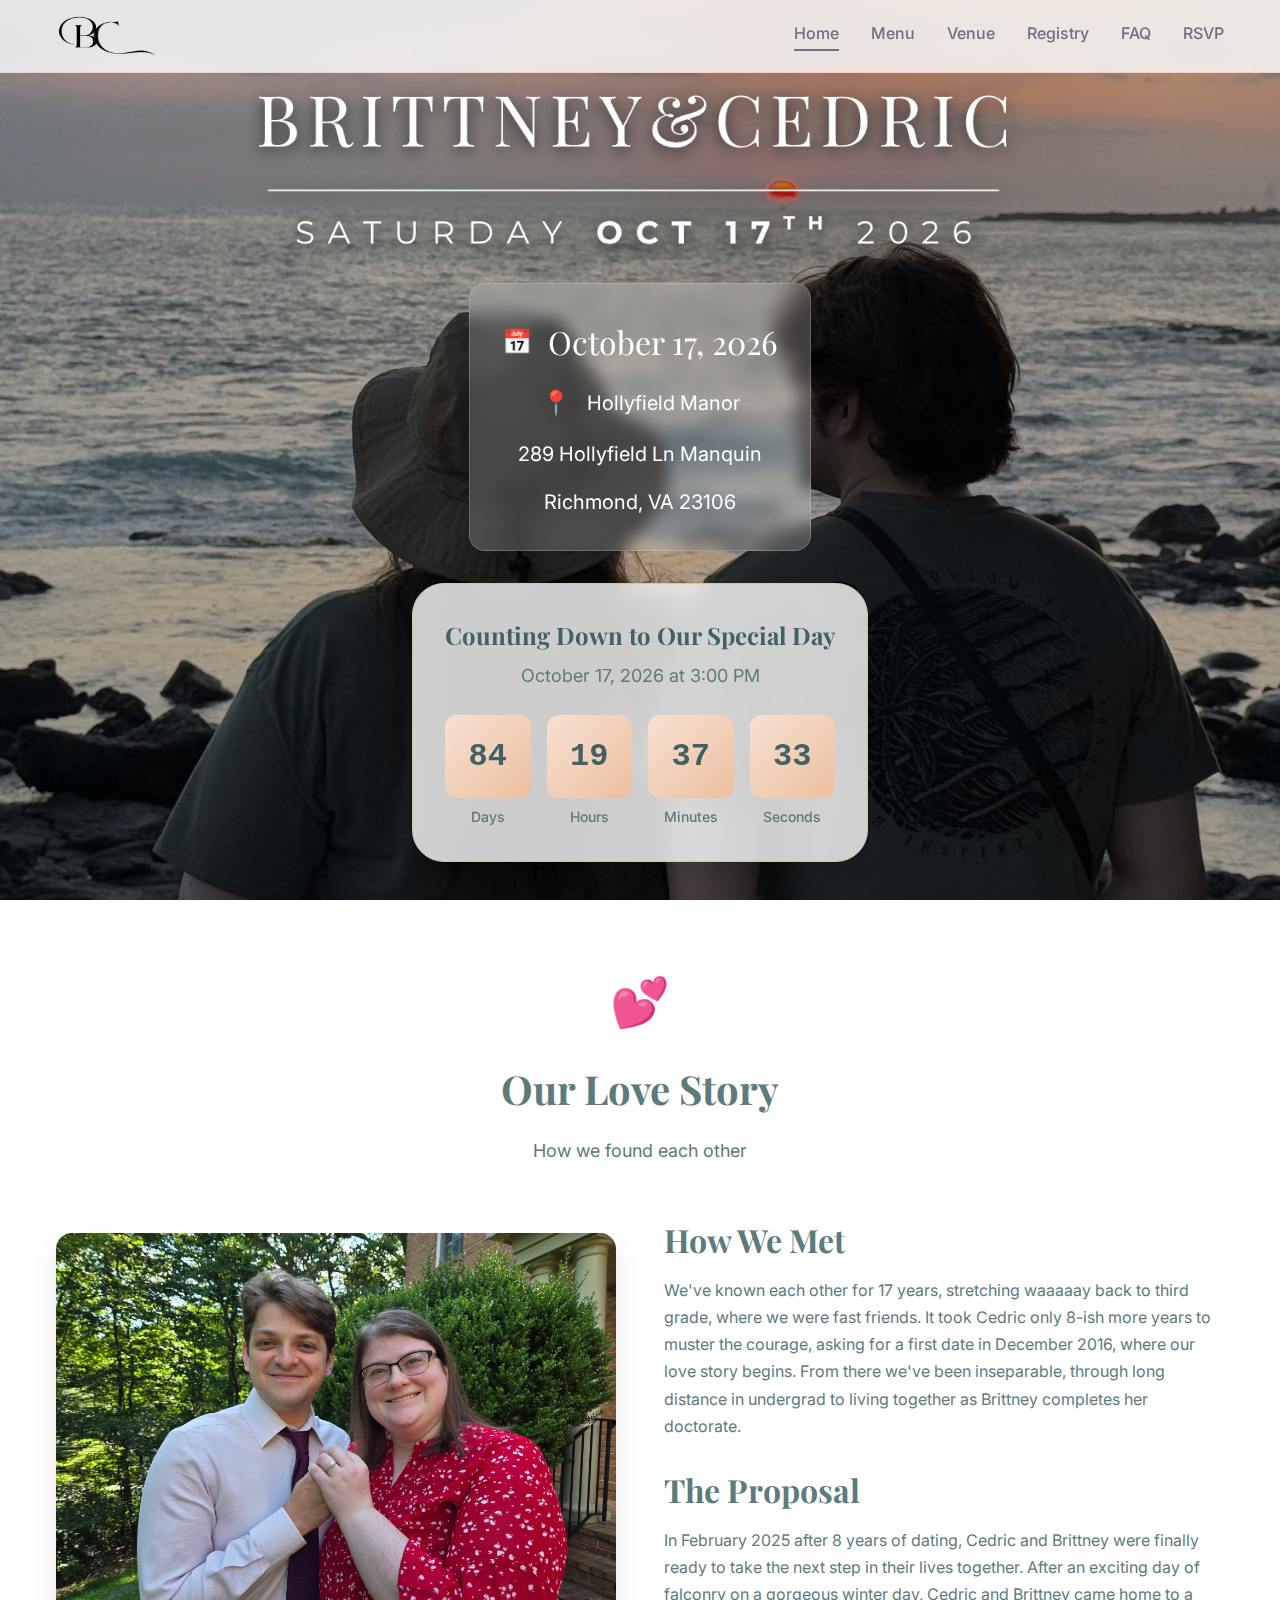
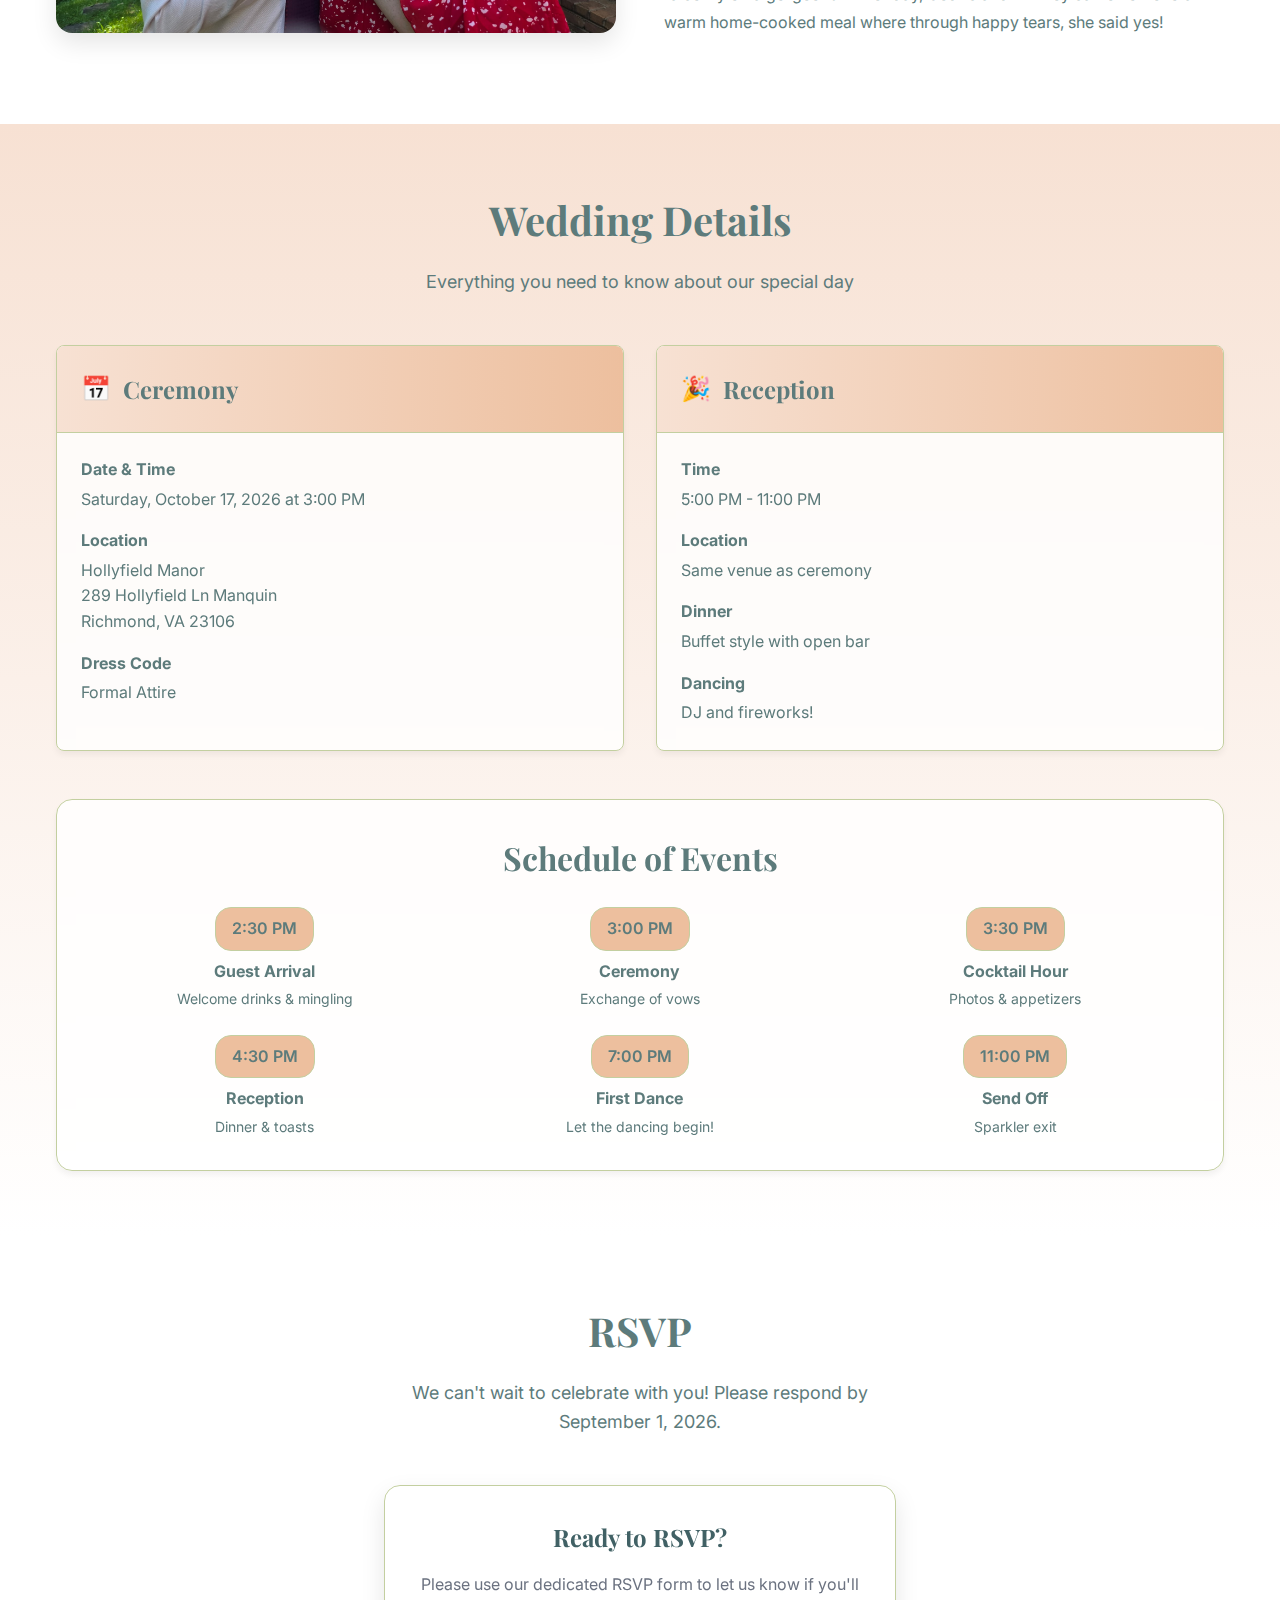
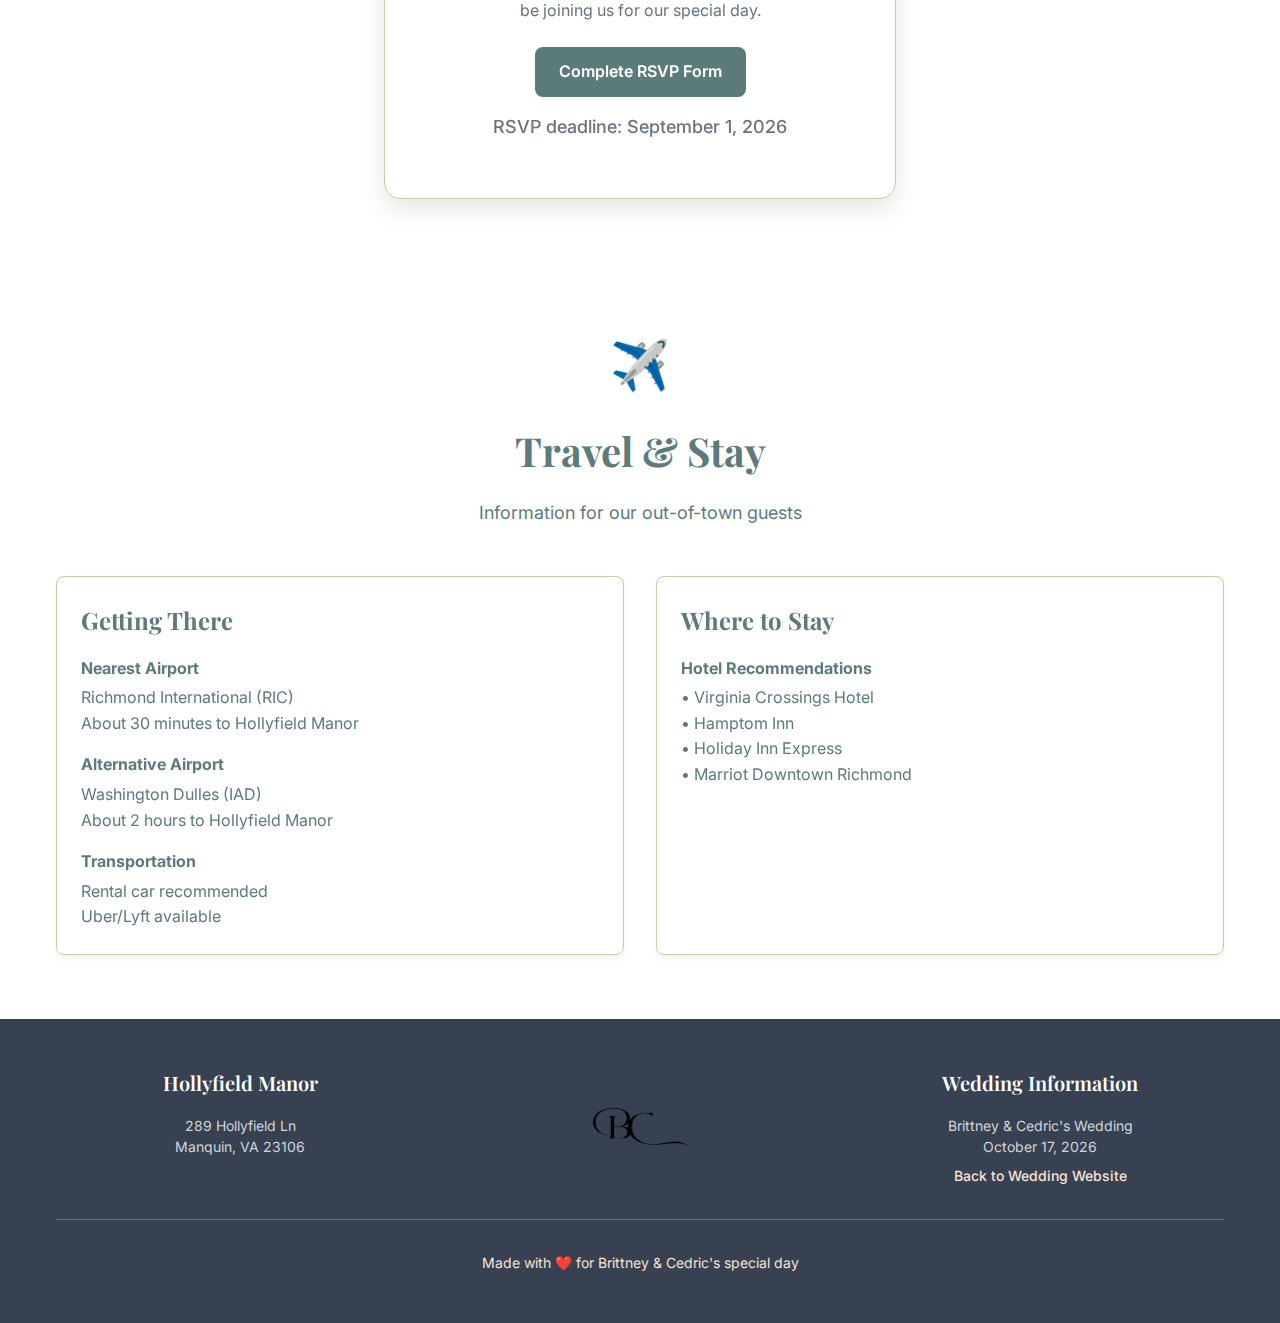
<file: wedding-website/index.html>
<!DOCTYPE html>
<html lang="en">
<head>
    <meta charset="UTF-8">
    <meta name="viewport" content="width=device-width, initial-scale=1.0">
    <title>Brittney & Cedric's Wedding - October 17, 2026</title>
    <link rel="stylesheet" href="styles.css">
    <link href="https://fonts.googleapis.com/css2?family=Inter:wght@300;400;500;600;700&family=Playfair+Display:wght@400;500;600;700&display=swap" rel="stylesheet">
</head>
<body>
    <!-- Navigation -->
    <nav class="navbar">
        <div class="nav-container">
            <div class="nav-brand">
                <a href="index.html">
                    <img src="public/images/BC-Logo.png" alt="Brittney & Cedric Wedding Logo" class="nav-logo" width="400", height="200">
                </a>
            </div>
            <div class="nav-menu">
                <a href="#home" class="nav-link active">Home</a>
                <a href="menu.html" class="nav-link">Menu</a>
                <a href="venue.html" class="nav-link">Venue</a>
                <a href="registry.html" class="nav-link">Registry</a>
                <a href="faq.html" class="nav-link">FAQ</a>
                <a href="rsvp.html" class="nav-link">RSVP</a>
            </div>
        </div>
    </nav>

    <!-- Hero Section -->
    <section id="home" class="hero">
        <div class="hero-container">
            <div class="hero-image">
                <img src="public/images/backs.jpg" alt="Romantic forest path representing Brittney and Cedric's journey together" />
                <div class="hero-overlay"></div>
                <div class="hero-content">
                    <div class="hero-title-image">
                        <img src="public/images/Brittney and Cedric Text Hi Res.png" alt="Brittney and Cedric elegant script typography" class="title-image">
                    </div>
                    
                    <div class="hero-info">
                        <div class="hero-date">
                            <span class="icon">📅</span>
                            <span class="date-text">October 17, 2026</span>
                        </div>
                        <div class="hero-location">
                            <span class="icon">📍</span>
                            <span class="location-text">Hollyfield Manor</span>
                        </div>
                        <div class="hero-address">
                            <span class="address-text">289 Hollyfield Ln Manquin</span>
                        </div>
                        <div class="hero-address">
                            <span class="address-text">Richmond, VA 23106</span>
                        </div>
                    </div>

                    <!-- Countdown Timer -->
                    <div class="countdown-container">
                        <div class="countdown-header">
                            <h3 class="countdown-title">Counting Down to Our Special Day</h3>
                            <p class="countdown-subtitle">October 17, 2026 at 3:00 PM</p>
                        </div>
                        <div class="countdown-grid" id="countdown">
                            <div class="countdown-item">
                                <div class="countdown-number" id="days">--</div>
                                <div class="countdown-label">Days</div>
                            </div>
                            <div class="countdown-item">
                                <div class="countdown-number" id="hours">--</div>
                                <div class="countdown-label">Hours</div>
                            </div>
                            <div class="countdown-item">
                                <div class="countdown-number" id="minutes">--</div>
                                <div class="countdown-label">Minutes</div>
                            </div>
                            <div class="countdown-item">
                                <div class="countdown-number" id="seconds">--</div>
                                <div class="countdown-label">Seconds</div>
                            </div>
                        </div>
                    </div>
                </div>
            </div>
        </div>
    </section>

    <!-- Our Story Section -->
    <section id="story" class="story">
        <div class="container">
            <div class="section-header">
                <span class="section-icon">💕</span>
                <h2 class="section-title">Our Love Story</h2>
                <p class="section-subtitle">How we found each other</p>
            </div>

            <div class="story-content">
                <div class="story-image">
                    <img src="public/images/close_up.jpg" alt="Brittney and Cedric together" />
                </div>
                <div class="story-text">
                    <div class="story-section">
                        <h3>How We Met</h3>
                        <p>We've known each other for 17 years, stretching waaaaay back to third grade, where we were fast friends. It took Cedric only 8-ish more years to muster the courage, asking for a first date in December 2016, where our love story begins. From there we've been inseparable, through long distance in undergrad to living together as Brittney completes her doctorate.</p>
                    </div>
                    <div class="story-section">
                        <h3>The Proposal</h3>
                        <p>In February 2025 after 8 years of dating, Cedric and Brittney were finally ready to take the next step in their lives together. After an exciting day of falconry on a gorgeous winter day, Cedric and Brittney came home to a warm home-cooked meal where through happy tears, she said yes!</p>
                    </div>
                </div>
            </div>
        </div>
    </section>

    <!-- Wedding Details -->
    <section id="details" class="details">
        <div class="container">
            <div class="section-header">
                <h2 class="section-title">Wedding Details</h2>
                <p class="section-subtitle">Everything you need to know about our special day</p>
            </div>

            <div class="details-grid">
                <div class="detail-card">
                    <div class="card-header">
                        <span class="card-icon">📅</span>
                        <h3>Ceremony</h3>
                    </div>
                    <div class="card-content">
                        <div class="detail-item">
                            <strong>Date & Time</strong>
                            <p>Saturday, October 17, 2026 at 3:00 PM</p>
                        </div>
                        <div class="detail-item">
                            <strong>Location</strong>
                            <p>Hollyfield Manor<br>289 Hollyfield Ln Manquin<br>Richmond, VA 23106</p>
                        </div>
                        <div class="detail-item">
                            <strong>Dress Code</strong>
                            <p>Formal Attire</p>
                        </div>
                    </div>
                </div>

                <div class="detail-card">
                    <div class="card-header">
                        <span class="card-icon">🎉</span>
                        <h3>Reception</h3>
                    </div>
                    <div class="card-content">
                        <div class="detail-item">
                            <strong>Time</strong>
                            <p>5:00 PM - 11:00 PM</p>
                        </div>
                        <div class="detail-item">
                            <strong>Location</strong>
                            <p>Same venue as ceremony</p>
                        </div>
                        <div class="detail-item">
                            <strong>Dinner</strong>
                            <p>Buffet style with open bar</p>
                        </div>
                        <div class="detail-item">
                            <strong>Dancing</strong>
                            <p>DJ and fireworks!</p>
                        </div>
                    </div>
                </div>
            </div>

            <div class="schedule">
                <h3>Schedule of Events</h3>
                <div class="schedule-grid">
                    <div class="schedule-item">
                        <div class="schedule-time">2:30 PM</div>
                        <div class="schedule-event">
                            <strong>Guest Arrival</strong>
                            <p>Welcome drinks & mingling</p>
                        </div>
                    </div>
                    <div class="schedule-item">
                        <div class="schedule-time">3:00 PM</div>
                        <div class="schedule-event">
                            <strong>Ceremony</strong>
                            <p>Exchange of vows</p>
                        </div>
                    </div>
                    <div class="schedule-item">
                        <div class="schedule-time">3:30 PM</div>
                        <div class="schedule-event">
                            <strong>Cocktail Hour</strong>
                            <p>Photos & appetizers</p>
                        </div>
                    </div>
                    <div class="schedule-item">
                        <div class="schedule-time">4:30 PM</div>
                        <div class="schedule-event">
                            <strong>Reception</strong>
                            <p>Dinner & toasts</p>
                        </div>
                    </div>
                    <div class="schedule-item">
                        <div class="schedule-time">7:00 PM</div>
                        <div class="schedule-event">
                            <strong>First Dance</strong>
                            <p>Let the dancing begin!</p>
                        </div>
                    </div>
                    <div class="schedule-item">
                        <div class="schedule-time">11:00 PM</div>
                        <div class="schedule-event">
                            <strong>Send Off</strong>
                            <p>Sparkler exit</p>
                        </div>
                    </div>
                </div>
            </div>
        </div>
    </section>

    <!-- RSVP Section -->
    <section id="rsvp" class="rsvp">
        <div class="container">
            <div class="rsvp-container">
                <h2 class="section-title">RSVP</h2>
                <p class="section-subtitle">We can't wait to celebrate with you! Please respond by September 1, 2026.</p>

                <div class="rsvp-form">
                    <h3>Ready to RSVP?</h3>
                    <p>Please use our dedicated RSVP form to let us know if you'll be joining us for our special day.</p>
                    <a href="rsvp.html" class="btn btn-primary">Complete RSVP Form</a>
                    <p class="rsvp-deadline">RSVP deadline: September 1, 2026</p>
                </div>
            </div>
        </div>
    </section>

    <!-- Travel Section -->
    <section class="travel">
        <div class="container">
            <div class="section-header">
                <span class="section-icon">✈️</span>
                <h2 class="section-title">Travel & Stay</h2>
                <p class="section-subtitle">Information for our out-of-town guests</p>
            </div>

            <div class="travel-grid">
                <div class="travel-card">
                    <h3>Getting There</h3>
                    <div class="travel-info">
                        <div class="travel-item">
                            <strong>Nearest Airport</strong>
                            <p>Richmond International (RIC)<br>About 30 minutes to Hollyfield Manor</p>
                        </div>
                        <div class="travel-item">
                            <strong>Alternative Airport</strong>
                            <p>Washington Dulles (IAD)<br>About 2 hours to Hollyfield Manor</p>
                        </div>
                        <div class="travel-item">
                            <strong>Transportation</strong>
                            <p>Rental car recommended<br>Uber/Lyft available</p>
                        </div>
                    </div>
                </div>

                <div class="travel-card">
                    <h3>Where to Stay</h3>
                    <div class="travel-info">
                        <div class="travel-item">
                            <strong>Hotel Recommendations</strong>
                            <p>• Virginia Crossings Hotel<br>• Hamptom Inn<br>• Holiday Inn Express<br>• Marriot Downtown Richmond</p>
                        </div>
                    </div>
                </div>
            </div>
        </div>
    </section>

    <!-- Footer -->
    <footer class="footer">
        <div class="container">
            <div class="footer-content">
                <div class="footer-section">
                    <h4>Hollyfield Manor</h4>
                    <p>289 Hollyfield Ln<br>Manquin, VA 23106</p>
                </div>
                <div class="footer-section footer-logo">
                    <img src="public/images/BC-Logo.png" alt="Brittney & Cedric Wedding Logo" class="footer-logo-img">
                </div>
                <div class="footer-section">
                    <h4>Wedding Information</h4>
                    <p>Brittney & Cedric's Wedding<br>October 17, 2026</p>
                    <a href="index.html" class="footer-link">Back to Wedding Website</a>
                </div>
            </div>

            <div class="footer-bottom">
                <p>Made with ❤️ for Brittney & Cedric's special day</p>
            </div>
        </div>
    </footer>

    <script>
        // Countdown Timer
        function updateCountdown() {
            const weddingDate = new Date("2026-10-17T15:00:00").getTime();
            const now = new Date().getTime();
            const difference = weddingDate - now;

            if (difference > 0) {
                const days = Math.floor(difference / (1000 * 60 * 60 * 24));
                const hours = Math.floor((difference / (1000 * 60 * 60)) % 24);
                const minutes = Math.floor((difference / 1000 / 60) % 60);
                const seconds = Math.floor((difference / 1000) % 60);

                document.getElementById('days').textContent = days.toString().padStart(2, '0');
                document.getElementById('hours').textContent = hours.toString().padStart(2, '0');
                document.getElementById('minutes').textContent = minutes.toString().padStart(2, '0');
                document.getElementById('seconds').textContent = seconds.toString().padStart(2, '0');

                // Update labels for singular/plural
                document.querySelector('#countdown .countdown-item:nth-child(1) .countdown-label').textContent = days === 1 ? 'Day' : 'Days';
                document.querySelector('#countdown .countdown-item:nth-child(2) .countdown-label').textContent = hours === 1 ? 'Hour' : 'Hours';
                document.querySelector('#countdown .countdown-item:nth-child(3) .countdown-label').textContent = minutes === 1 ? 'Minute' : 'Minutes';
                document.querySelector('#countdown .countdown-item:nth-child(4) .countdown-label').textContent = seconds === 1 ? 'Second' : 'Seconds';
            } else {
                document.querySelector('.countdown-header .countdown-title').textContent = "We're Married!";
                document.querySelector('.countdown-header .countdown-subtitle').textContent = "Thank you for celebrating with us!";
                document.getElementById('countdown').innerHTML = '<div class="wedding-complete"><div class="celebration-icon">💒💕</div><p>Brittney & Cedric are now married!</p></div>';
            }
        }

        // Update countdown every second
        setInterval(updateCountdown, 1000);
        updateCountdown(); // Initial call

        // Smooth scrolling for navigation links
        document.querySelectorAll('a[href^="#"]').forEach(anchor => {
            anchor.addEventListener('click', function (e) {
                e.preventDefault();
                const target = document.querySelector(this.getAttribute('href'));
                if (target) {
                    target.scrollIntoView({
                        behavior: 'smooth',
                        block: 'start'
                    });
                }
            });
        });

        // Active navigation highlighting
        window.addEventListener('scroll', function() {
            const sections = document.querySelectorAll('section[id]');
            const navLinks = document.querySelectorAll('.nav-link');
            
            let current = '';
            sections.forEach(section => {
                const sectionTop = section.offsetTop;
                const sectionHeight = section.clientHeight;
                if (scrollY >= (sectionTop - 200)) {
                    current = section.getAttribute('id');
                }
            });

            navLinks.forEach(link => {
                link.classList.remove('active');
                if (link.getAttribute('href') === '#' + current) {
                    link.classList.add('active');
                }
            });
        });
    </script>
</body>
</html>
</file>
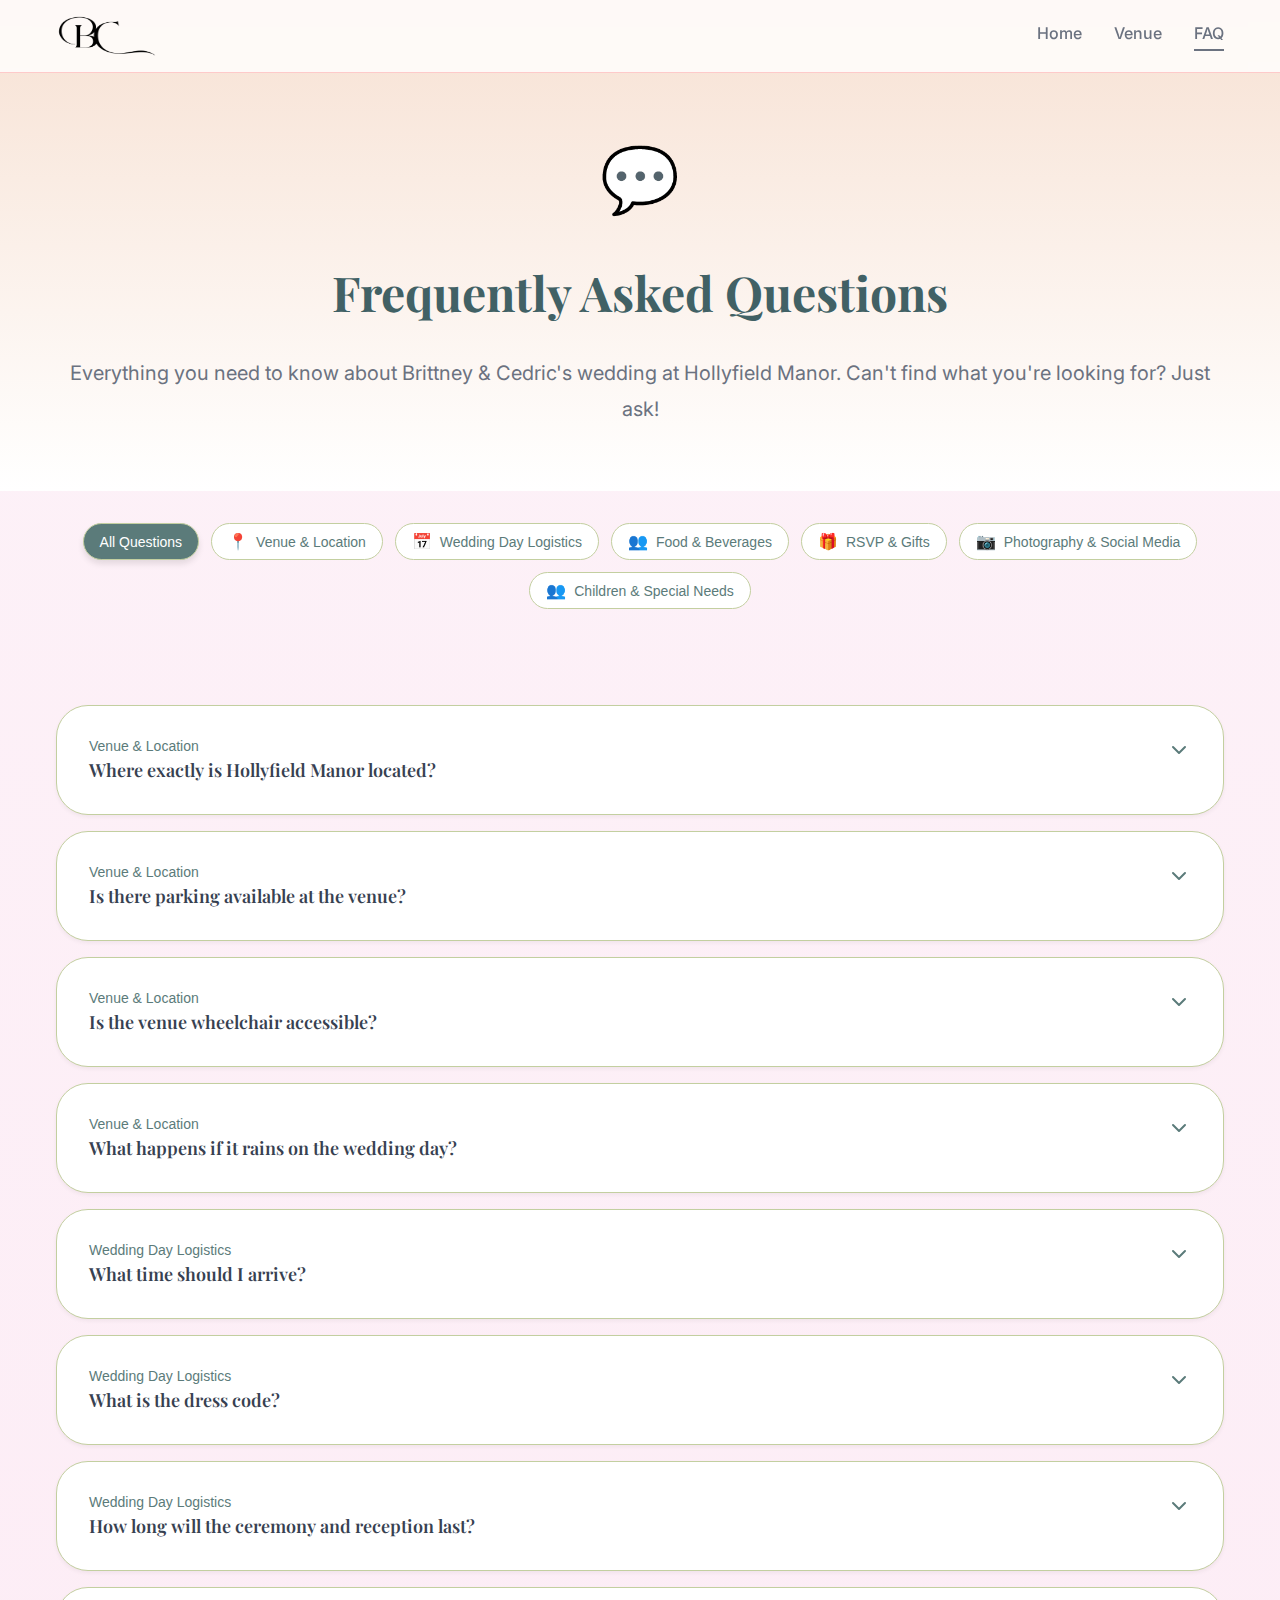
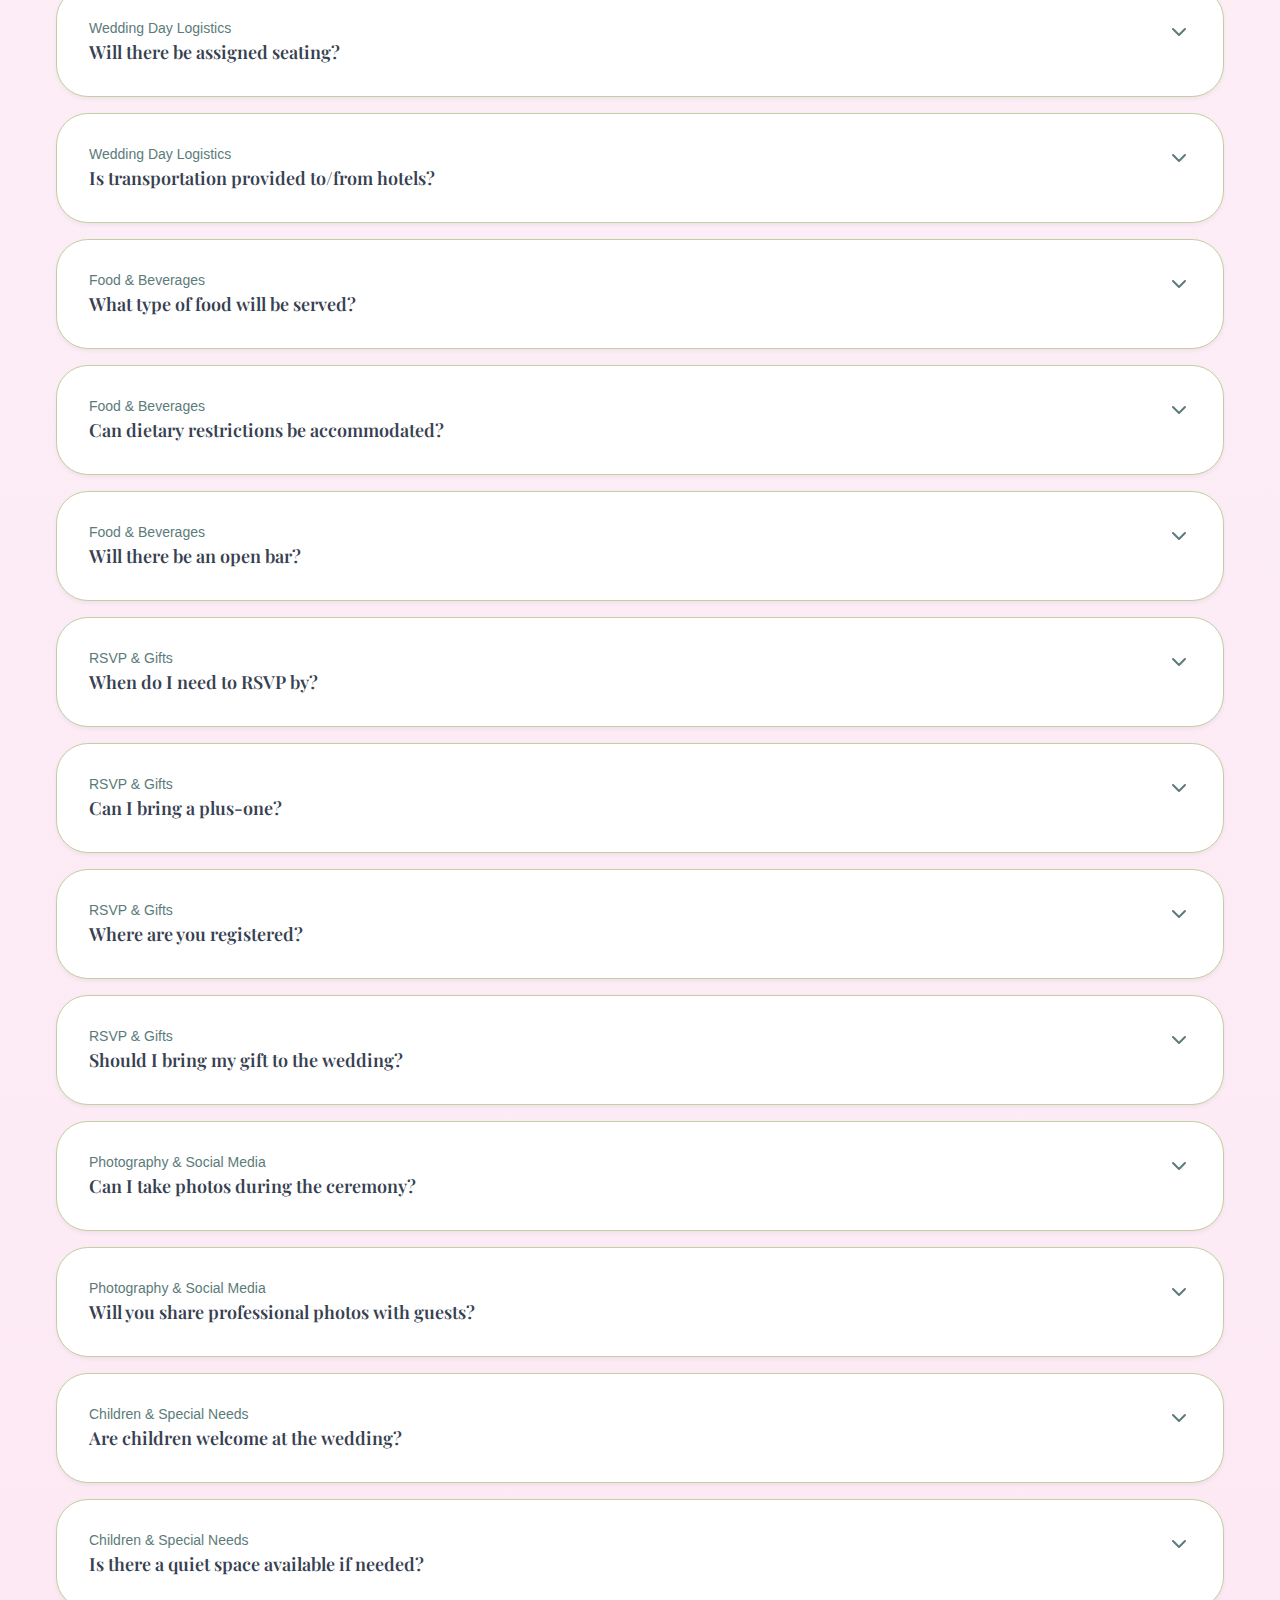
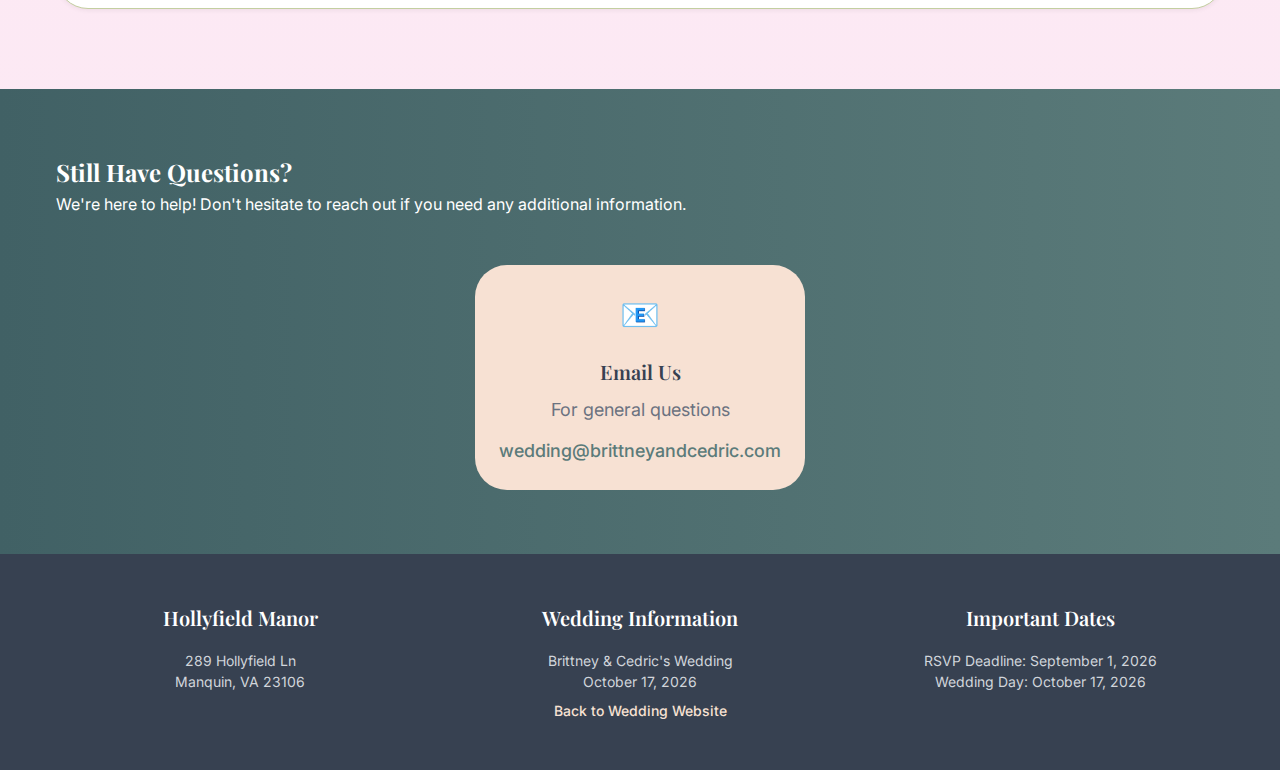
<file: wedding-website/faq.html>
<!DOCTYPE html>
<html lang="en">
<head>
    <meta charset="UTF-8">
    <meta name="viewport" content="width=device-width, initial-scale=1.0">
    <title>FAQ - Brittney & Cedric's Wedding</title>
    <link rel="stylesheet" href="styles.css">
    <link href="https://fonts.googleapis.com/css2?family=Inter:wght@300;400;500;600;700&family=Playfair+Display:wght@400;500;600;700&display=swap" rel="stylesheet">
</head>
<body>
    <!-- Navigation -->
    <nav class="navbar">
        <div class="nav-container">
            <div class="nav-brand">
                <a href="index.html">
                    <img src="public/images/BC-Logo.png" alt="Brittney & Cedric Wedding Logo" class="nav-logo" width="400", height="200">
                </a>
            </div>
            <div class="nav-menu">
                <a href="index.html" class="nav-link">Home</a>
                <!--
                <a href="menu.html" class="nav-link">Menu</a>
                -->
                <a href="venue.html" class="nav-link">Venue</a>
                <!--
                <a href="registry.html" class="nav-link">Registry</a>
                -->
                <a href="faq.html" class="nav-link active">FAQ</a>
                <!--
                <a href="rsvp.html" class="nav-link">RSVP</a>
                -->
            </div>
        </div>
    </nav>

    <!-- Hero Section -->
    <section class="page-hero">
        <div class="container">
            <div class="page-hero-content">
                <div class="page-icon">💬</div>
                <h1 class="page-title">Frequently Asked Questions</h1>
                <p class="page-subtitle">Everything you need to know about Brittney & Cedric's wedding at Hollyfield Manor. Can't find what you're looking for? Just ask!</p>
            </div>
        </div>
    </section>

    <!-- Category Filter -->
    <section class="faq-filter-section">
        <div class="container">
            <div class="faq-filter-container">
                <button class="faq-filter-btn active" onclick="filterFAQ('All')">All Questions</button>
                <button class="faq-filter-btn" onclick="filterFAQ('Venue & Location')">
                    <span class="filter-icon">📍</span>
                    Venue & Location
                </button>
                <button class="faq-filter-btn" onclick="filterFAQ('Wedding Day Logistics')">
                    <span class="filter-icon">📅</span>
                    Wedding Day Logistics
                </button>
                <button class="faq-filter-btn" onclick="filterFAQ('Food & Beverages')">
                    <span class="filter-icon">👥</span>
                    Food & Beverages
                </button>
                <button class="faq-filter-btn" onclick="filterFAQ('RSVP & Gifts')">
                    <span class="filter-icon">🎁</span>
                    RSVP & Gifts
                </button>
                <button class="faq-filter-btn" onclick="filterFAQ('Photography & Social Media')">
                    <span class="filter-icon">📷</span>
                    Photography & Social Media
                </button>
                <button class="faq-filter-btn" onclick="filterFAQ('Children & Special Needs')">
                    <span class="filter-icon">👥</span>
                    Children & Special Needs
                </button>
            </div>
        </div>
    </section>

    <!-- FAQ Content -->
    <section class="faq-content">
        <div class="container">
            <div class="faq-list">
                <!-- Venue & Location -->
                <div class="faq-item" data-category="Venue & Location">
                    <button class="faq-question" onclick="toggleFAQ(this)">
                        <div class="faq-question-content">
                            <span class="faq-category">Venue & Location</span>
                            <h3>Where exactly is Hollyfield Manor located?</h3>
                        </div>
                        <span class="faq-toggle">
                            <svg class="faq-chevron" width="24" height="24" viewBox="0 0 24 24" fill="none" stroke="currentColor" stroke-width="2" stroke-linecap="round" stroke-linejoin="round">
                                <polyline points="6,9 12,15 18,9"></polyline>
                            </svg>
                        </span>
                    </button>
                    <div class="faq-answer">
                        <p>Hollyfield Manor is located at 2468 Manor Drive, Richmond, VA 23173. It's about 30 minutes from Richmond International Airport and easily accessible via major highways.</p>
                    </div>
                </div>

                <div class="faq-item" data-category="Venue & Location">
                    <button class="faq-question" onclick="toggleFAQ(this)">
                        <div class="faq-question-content">
                            <span class="faq-category">Venue & Location</span>
                            <h3>Is there parking available at the venue?</h3>
                        </div>
                        <span class="faq-toggle">
                            <svg class="faq-chevron" width="24" height="24" viewBox="0 0 24 24" fill="none" stroke="currentColor" stroke-width="2" stroke-linecap="round" stroke-linejoin="round">
                                <polyline points="6,9 12,15 18,9"></polyline>
                            </svg>
                        </span>
                    </button>
                    <div class="faq-answer">
                        <p>Yes! Hollyfield Manor provides ample complimentary parking for all wedding guests. The parking area is well-lit and just a short walk from the ceremony and reception areas.</p>
                    </div>
                </div>

                <div class="faq-item" data-category="Venue & Location">
                    <button class="faq-question" onclick="toggleFAQ(this)">
                        <div class="faq-question-content">
                            <span class="faq-category">Venue & Location</span>
                            <h3>Is the venue wheelchair accessible?</h3>
                        </div>
                        <span class="faq-toggle">
                            <svg class="faq-chevron" width="24" height="24" viewBox="0 0 24 24" fill="none" stroke="currentColor" stroke-width="2" stroke-linecap="round" stroke-linejoin="round">
                                <polyline points="6,9 12,15 18,9"></polyline>
                            </svg>
                        </span>
                    </button>
                    <div class="faq-answer">
                        <p>Yes, Hollyfield Manor is fully wheelchair accessible. There are ramps available for the ceremony area, and the reception spaces are all on the ground level with accessible restrooms.</p>
                    </div>
                </div>

                <div class="faq-item" data-category="Venue & Location">
                    <button class="faq-question" onclick="toggleFAQ(this)">
                        <div class="faq-question-content">
                            <span class="faq-category">Venue & Location</span>
                            <h3>What happens if it rains on the wedding day?</h3>
                        </div>
                        <span class="faq-toggle">
                            <svg class="faq-chevron" width="24" height="24" viewBox="0 0 24 24" fill="none" stroke="currentColor" stroke-width="2" stroke-linecap="round" stroke-linejoin="round">
                                <polyline points="6,9 12,15 18,9"></polyline>
                            </svg>
                        </span>
                    </button>
                    <div class="faq-answer">
                        <p>Don't worry! Hollyfield Manor has a beautiful indoor ceremony space that can accommodate the entire ceremony if needed. The reception will be held indoors in the elegant ballroom, so weather won't affect the celebration.</p>
                    </div>
                </div>

                <!-- Wedding Day Logistics -->
                <div class="faq-item" data-category="Wedding Day Logistics">
                    <button class="faq-question" onclick="toggleFAQ(this)">
                        <div class="faq-question-content">
                            <span class="faq-category">Wedding Day Logistics</span>
                            <h3>What time should I arrive?</h3>
                        </div>
                        <span class="faq-toggle">
                            <svg class="faq-chevron" width="24" height="24" viewBox="0 0 24 24" fill="none" stroke="currentColor" stroke-width="2" stroke-linecap="round" stroke-linejoin="round">
                                <polyline points="6,9 12,15 18,9"></polyline>
                            </svg>
                        </span>
                    </button>
                    <div class="faq-answer">
                        <p>Please plan to arrive by 2:30 PM for welcome drinks and mingling. The ceremony will begin promptly at 3:00 PM. We recommend arriving a few minutes early to find parking and get settled.</p>
                    </div>
                </div>

                <div class="faq-item" data-category="Wedding Day Logistics">
                    <button class="faq-question" onclick="toggleFAQ(this)">
                        <div class="faq-question-content">
                            <span class="faq-category">Wedding Day Logistics</span>
                            <h3>What is the dress code?</h3>
                        </div>
                        <span class="faq-toggle">
                            <svg class="faq-chevron" width="24" height="24" viewBox="0 0 24 24" fill="none" stroke="currentColor" stroke-width="2" stroke-linecap="round" stroke-linejoin="round">
                                <polyline points="6,9 12,15 18,9"></polyline>
                            </svg>
                        </span>
                    </button>
                    <div class="faq-answer">
                        <p>Dress to impress—formal attire is the vibe! Suits, ties, tuxes, long dresses, or cocktail dresses are all great choices. The ceremony will be outdoors in the beautiful fall weather, so do not forget to bring a stylish jacket or cozy wrap just in case the breeze joins us too!</p>
                    </div>
                </div>

                <div class="faq-item" data-category="Wedding Day Logistics">
                    <button class="faq-question" onclick="toggleFAQ(this)">
                        <div class="faq-question-content">
                            <span class="faq-category">Wedding Day Logistics</span>
                            <h3>How long will the ceremony and reception last?</h3>
                        </div>
                        <span class="faq-toggle">
                            <svg class="faq-chevron" width="24" height="24" viewBox="0 0 24 24" fill="none" stroke="currentColor" stroke-width="2" stroke-linecap="round" stroke-linejoin="round">
                                <polyline points="6,9 12,15 18,9"></polyline>
                            </svg>
                        </span>
                    </button>
                    <div class="faq-answer">
                        <p>The ceremony will be about 30 minutes, followed by cocktail hour from 3:30-4:30 PM. The reception runs from 5:00-11:00 PM, ending with a sparkler send-off.</p>
                    </div>
                </div>

                <div class="faq-item" data-category="Wedding Day Logistics">
                    <button class="faq-question" onclick="toggleFAQ(this)">
                        <div class="faq-question-content">
                            <span class="faq-category">Wedding Day Logistics</span>
                            <h3>Will there be assigned seating?</h3>
                        </div>
                        <span class="faq-toggle">
                            <svg class="faq-chevron" width="24" height="24" viewBox="0 0 24 24" fill="none" stroke="currentColor" stroke-width="2" stroke-linecap="round" stroke-linejoin="round">
                                <polyline points="6,9 12,15 18,9"></polyline>
                            </svg>
                        </span>
                    </button>
                    <div class="faq-answer">
                        <p>Ceremony seating is open - feel free to sit anywhere! For the reception dinner, we'll have assigned tables to help everyone mingle and meet new friends. Your table assignment will be at the welcome table.</p>
                    </div>
                </div>

                <div class="faq-item" data-category="Wedding Day Logistics">
                    <button class="faq-question" onclick="toggleFAQ(this)">
                        <div class="faq-question-content">
                            <span class="faq-category">Wedding Day Logistics</span>
                            <h3>Is transportation provided to/from hotels?</h3>
                        </div>
                        <span class="faq-toggle">
                            <svg class="faq-chevron" width="24" height="24" viewBox="0 0 24 24" fill="none" stroke="currentColor" stroke-width="2" stroke-linecap="round" stroke-linejoin="round">
                                <polyline points="6,9 12,15 18,9"></polyline>
                            </svg>
                        </span>
                    </button>
                    <div class="faq-answer">
                        <p>While we don't provide shuttle service, rideshare services like Uber and Lyft are readily available in Richmond. We also recommend renting a car if you plan to explore the area.</p>
                    </div>
                </div>

                <!-- Food & Beverages -->
                <div class="faq-item" data-category="Food & Beverages">
                    <button class="faq-question" onclick="toggleFAQ(this)">
                        <div class="faq-question-content">
                            <span class="faq-category">Food & Beverages</span>
                            <h3>What type of food will be served?</h3>
                        </div>
                        <span class="faq-toggle">
                            <svg class="faq-chevron" width="24" height="24" viewBox="0 0 24 24" fill="none" stroke="currentColor" stroke-width="2" stroke-linecap="round" stroke-linejoin="round">
                                <polyline points="6,9 12,15 18,9"></polyline>
                            </svg>
                        </span>
                    </button>
                    <div class="faq-answer">
                        <p>Come hungry—we have got you covered! Dinner will be served upscale buffet-style with two delicious main courses and a variety of tasty sides. During the cocktail hour, we will have a selection of hors d'oeuvres to nibble on, and later in the evening, while we are all dancing the night away, late-night finger foods will make an appearance. It is going to be a feast!</p>
                    </div>
                </div>

                <div class="faq-item" data-category="Food & Beverages">
                    <button class="faq-question" onclick="toggleFAQ(this)">
                        <div class="faq-question-content">
                            <span class="faq-category">Food & Beverages</span>
                            <h3>Can dietary restrictions be accommodated?</h3>
                        </div>
                        <span class="faq-toggle">
                            <svg class="faq-chevron" width="24" height="24" viewBox="0 0 24 24" fill="none" stroke="currentColor" stroke-width="2" stroke-linecap="round" stroke-linejoin="round">
                                <polyline points="6,9 12,15 18,9"></polyline>
                            </svg>
                        </span>
                    </button>
                    <div class="faq-answer">
                        <p>Please let us know about any dietary restrictions or food allergies when you RSVP. Our caterers can accommodate vegetarian, vegan, gluten-free, and other dietary needs.</p>
                    </div>
                </div>

                <div class="faq-item" data-category="Food & Beverages">
                    <button class="faq-question" onclick="toggleFAQ(this)">
                        <div class="faq-question-content">
                            <span class="faq-category">Food & Beverages</span>
                            <h3>Will there be an open bar?</h3>
                        </div>
                        <span class="faq-toggle">
                            <svg class="faq-chevron" width="24" height="24" viewBox="0 0 24 24" fill="none" stroke="currentColor" stroke-width="2" stroke-linecap="round" stroke-linejoin="round">
                                <polyline points="6,9 12,15 18,9"></polyline>
                            </svg>
                        </span>
                    </button>
                    <div class="faq-answer">
                        <p>Yes! We'll have a full open bar throughout cocktail hour and the reception, featuring wine, beer, signature cocktails, and standard spirits.</p>
                    </div>
                </div>

                <!-- RSVP & Gifts -->
                <div class="faq-item" data-category="RSVP & Gifts">
                    <button class="faq-question" onclick="toggleFAQ(this)">
                        <div class="faq-question-content">
                            <span class="faq-category">RSVP & Gifts</span>
                            <h3>When do I need to RSVP by?</h3>
                        </div>
                        <span class="faq-toggle">
                            <svg class="faq-chevron" width="24" height="24" viewBox="0 0 24 24" fill="none" stroke="currentColor" stroke-width="2" stroke-linecap="round" stroke-linejoin="round">
                                <polyline points="6,9 12,15 18,9"></polyline>
                            </svg>
                        </span>
                    </button>
                    <div class="faq-answer">
                        <p>Please RSVP by September 1, 2026. You can RSVP through our website or contact us directly if you have any issues with the online form.</p>
                    </div>
                </div>

                <div class="faq-item" data-category="RSVP & Gifts">
                    <button class="faq-question" onclick="toggleFAQ(this)">
                        <div class="faq-question-content">
                            <span class="faq-category">RSVP & Gifts</span>
                            <h3>Can I bring a plus-one?</h3>
                        </div>
                        <span class="faq-toggle">
                            <svg class="faq-chevron" width="24" height="24" viewBox="0 0 24 24" fill="none" stroke="currentColor" stroke-width="2" stroke-linecap="round" stroke-linejoin="round">
                                <polyline points="6,9 12,15 18,9"></polyline>
                            </svg>
                        </span>
                    </button>
                    <div class="faq-answer">
                        <p>Plus-ones are by invitation only due to venue capacity. Your invitation will specify if you're invited with a guest. If you have questions about your invitation, please contact us directly.</p>
                    </div>
                </div>

                <div class="faq-item" data-category="RSVP & Gifts">
                    <button class="faq-question" onclick="toggleFAQ(this)">
                        <div class="faq-question-content">
                            <span class="faq-category">RSVP & Gifts</span>
                            <h3>Where are you registered?</h3>
                        </div>
                        <span class="faq-toggle">
                            <svg class="faq-chevron" width="24" height="24" viewBox="0 0 24 24" fill="none" stroke="currentColor" stroke-width="2" stroke-linecap="round" stroke-linejoin="round">
                                <polyline points="6,9 12,15 18,9"></polyline>
                            </svg>
                        </span>
                    </button>
                    <div class="faq-answer">
                        <p>We're registered at Williams Sonoma, Crate & Barrel, and have a honeymoon fund for our trip to Italy. You can find links to all our registries on our website. Your presence is the greatest gift!</p>
                    </div>
                </div>

                <div class="faq-item" data-category="RSVP & Gifts">
                    <button class="faq-question" onclick="toggleFAQ(this)">
                        <div class="faq-question-content">
                            <span class="faq-category">RSVP & Gifts</span>
                            <h3>Should I bring my gift to the wedding?</h3>
                        </div>
                        <span class="faq-toggle">
                            <svg class="faq-chevron" width="24" height="24" viewBox="0 0 24 24" fill="none" stroke="currentColor" stroke-width="2" stroke-linecap="round" stroke-linejoin="round">
                                <polyline points="6,9 12,15 18,9"></polyline>
                            </svg>
                        </span>
                    </button>
                    <div class="faq-answer">
                        <p>While we appreciate your thoughtfulness, we recommend having gifts shipped directly to our home or purchasing from our online registries. If you do bring a gift, there will be a designated gift table at the reception.</p>
                    </div>
                </div>

                <!-- Photography & Social Media -->
                <div class="faq-item" data-category="Photography & Social Media">
                    <button class="faq-question" onclick="toggleFAQ(this)">
                        <div class="faq-question-content">
                            <span class="faq-category">Photography & Social Media</span>
                            <h3>Can I take photos during the ceremony?</h3>
                        </div>
                        <span class="faq-toggle">
                            <svg class="faq-chevron" width="24" height="24" viewBox="0 0 24 24" fill="none" stroke="currentColor" stroke-width="2" stroke-linecap="round" stroke-linejoin="round">
                                <polyline points="6,9 12,15 18,9"></polyline>
                            </svg>
                        </span>
                    </button>
                    <div class="faq-answer">
                        <p>We're having an unplugged ceremony, so please keep phones and cameras put away during the vows. Our professional photographer will capture everything! Feel free to take photos during cocktail hour and reception.</p>
                    </div>
                </div>

                <div class="faq-item" data-category="Photography & Social Media">
                    <button class="faq-question" onclick="toggleFAQ(this)">
                        <div class="faq-question-content">
                            <span class="faq-category">Photography & Social Media</span>
                            <h3>Will you share professional photos with guests?</h3>
                        </div>
                        <span class="faq-toggle">
                            <svg class="faq-chevron" width="24" height="24" viewBox="0 0 24 24" fill="none" stroke="currentColor" stroke-width="2" stroke-linecap="round" stroke-linejoin="round">
                                <polyline points="6,9 12,15 18,9"></polyline>
                            </svg>
                        </span>
                    </button>
                    <div class="faq-answer">
                        <p>Yes! We'll create a shared album with highlights from our professional photos that all guests can access. We'll send the link out a few weeks after the wedding.</p>
                    </div>
                </div>

                <!-- Children & Special Needs -->
                <div class="faq-item" data-category="Children & Special Needs">
                    <button class="faq-question" onclick="toggleFAQ(this)">
                        <div class="faq-question-content">
                            <span class="faq-category">Children & Special Needs</span>
                            <h3>Are children welcome at the wedding?</h3>
                        </div>
                        <span class="faq-toggle">
                            <svg class="faq-chevron" width="24" height="24" viewBox="0 0 24 24" fill="none" stroke="currentColor" stroke-width="2" stroke-linecap="round" stroke-linejoin="round">
                                <polyline points="6,9 12,15 18,9"></polyline>
                            </svg>
                        </span>
                    </button>
                    <div class="faq-answer">
                        <p>We love your little ones, but our wedding will be an adults-only celebration. We hope this gives you a chance to enjoy a night off, relax, and celebrate with us! Thank you for understanding.</p>
                    </div>
                </div>

                <div class="faq-item" data-category="Children & Special Needs">
                    <button class="faq-question" onclick="toggleFAQ(this)">
                        <div class="faq-question-content">
                            <span class="faq-category">Children & Special Needs</span>
                            <h3>Is there a quiet space available if needed?</h3>
                        </div>
                        <span class="faq-toggle">
                            <svg class="faq-chevron" width="24" height="24" viewBox="0 0 24 24" fill="none" stroke="currentColor" stroke-width="2" stroke-linecap="round" stroke-linejoin="round">
                                <polyline points="6,9 12,15 18,9"></polyline>
                            </svg>
                        </span>
                    </button>
                    <div class="faq-answer">
                        <p>Yes, Hollyfield Manor has several quiet parlor rooms that can be used if anyone needs a break from the festivities or a quiet space.</p>
                    </div>
                </div>
            </div>
        </div>
    </section>

    <!-- Contact Section -->
    <section class="contact-section">
        <div class="container">
            <h2 class="section-title-white">Still Have Questions?</h2>
            <p class="section-subtitle-white">We're here to help! Don't hesitate to reach out if you need any additional information.</p>
            
            <div class="contact-grid-single">
                <div class="contact-card">
                    <div class="contact-icon">📧</div>
                    <h3>Email Us</h3>
                    <p>For general questions</p>
                    <a href="mailto:wedding@brittneyandcedric.com">wedding@brittneyandcedric.com</a>
                </div>
            </div>
        </div>
    </section>

    <!-- Footer -->
    <footer class="footer">
        <div class="container">
            <div class="footer-content">
                <div class="footer-section">
                    <h4>Hollyfield Manor</h4>
                    <p>289 Hollyfield Ln<br>Manquin, VA 23106</p>
                </div>
                <div class="footer-section">
                    <h4>Wedding Information</h4>
                    <p>Brittney & Cedric's Wedding<br>October 17, 2026</p>
                    <a href="index.html" class="footer-link">Back to Wedding Website</a>
                </div>
                <div class="footer-section">
                    <h4>Important Dates</h4>
                    <p>RSVP Deadline: September 1, 2026<br>Wedding Day: October 17, 2026</p>
                </div>
            </div>
        </div>
    </footer>

    <script>
        let openItems = [];
        let selectedCategory = 'All';

        function toggleFAQ(button) {
            const faqItem = button.parentElement;
            const answer = faqItem.querySelector('.faq-answer');
            const chevron = button.querySelector('.faq-chevron');
            const isOpen = faqItem.classList.contains('active');
            
            if (isOpen) {
                faqItem.classList.remove('active');
                answer.style.maxHeight = null;
                chevron.style.transform = 'rotate(0deg)';
            } else {
                faqItem.classList.add('active');
                answer.style.maxHeight = answer.scrollHeight + "px";
                chevron.style.transform = 'rotate(180deg)';
            }
        }

        function filterFAQ(category) {
            selectedCategory = category;
            
            // Update filter buttons
            document.querySelectorAll('.faq-filter-btn').forEach(btn => {
                btn.classList.remove('active');
            });
            event.target.classList.add('active');
            
            // Filter FAQ items
            const faqItems = document.querySelectorAll('.faq-item');
            faqItems.forEach(item => {
                const itemCategory = item.getAttribute('data-category');
                if (category === 'All' || itemCategory === category) {
                    item.style.display = 'block';
                } else {
                    item.style.display = 'none';
                    // Close if open
                    item.classList.remove('active');
                    const answer = item.querySelector('.faq-answer');
                    const chevron = item.querySelector('.faq-chevron');
                    answer.style.maxHeight = null;
                    chevron.style.transform = 'rotate(0deg)';
                }
            });
        }
    </script>
</body>
</html>
</file>
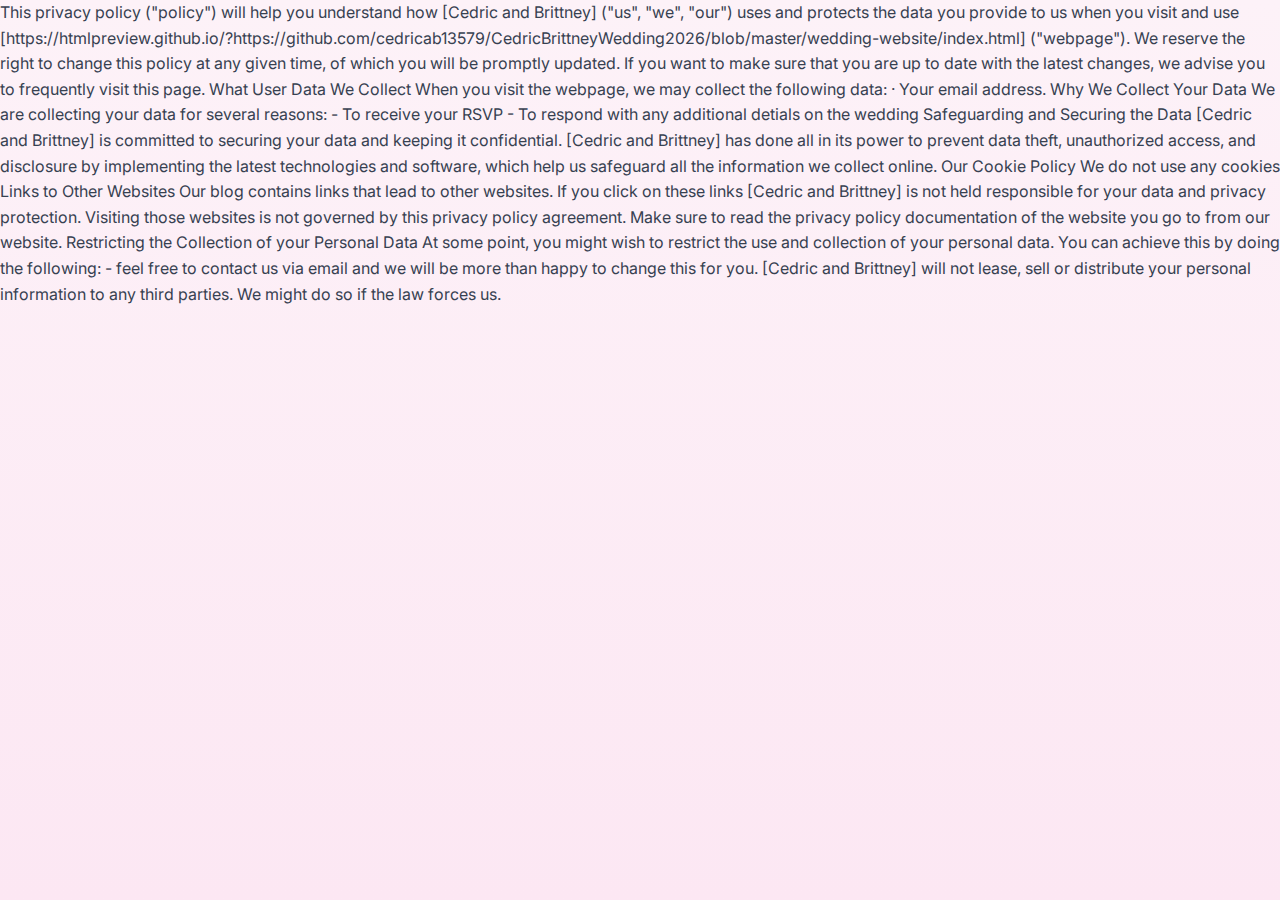
<file: wedding-website/privacy-statement.html>
<!DOCTYPE html>
<html lang="en">
<head>
    <meta name="viewport" content="width=device-width,minimum-scale=1.0,maximum-scale=1.0"/>
    <meta charset="UTF-8">
    <title>Brittney & Cedric's Wedding - October 17, 2026</title>
    <link rel="stylesheet" href="styles.css">
    <link href="https://fonts.googleapis.com/css2?family=Inter:wght@300;400;500;600;700&family=Playfair+Display:wght@400;500;600;700&display=swap" rel="stylesheet">
</head>
<body>
  <p>
This privacy policy ("policy") will help you understand how [Cedric and Brittney] ("us", "we", "our") uses and protects the data you provide to us when you visit and use [https://htmlpreview.github.io/?https://github.com/cedricab13579/CedricBrittneyWedding2026/blob/master/wedding-website/index.html] ("webpage").

We reserve the right to change this policy at any given time, of which you will be promptly updated. If you want to make sure that you are up to date with the latest changes, we advise you to frequently visit this page.

What User Data We Collect

When you visit the webpage, we may collect the following data:

· Your email address.

Why We Collect Your Data

We are collecting your data for several reasons:

- To receive your RSVP
- To respond with any additional detials on the wedding

Safeguarding and Securing the Data

[Cedric and Brittney] is committed to securing your data and keeping it confidential. [Cedric and Brittney] has done all in its power to prevent data theft, unauthorized access, and disclosure by implementing the latest technologies and software, which help us safeguard all the information we collect online.

Our Cookie Policy
We do not use any cookies

Links to Other Websites

Our blog contains links that lead to other websites. If you click on these links [Cedric and Brittney] is not held responsible for your data and privacy protection. Visiting those websites is not governed by this privacy policy agreement. Make sure to read the privacy policy documentation of the website you go to from our website.

Restricting the Collection of your Personal Data

At some point, you might wish to restrict the use and collection of your personal data. You can achieve this by doing the following:

- feel free to contact us via email and we will be more than happy to change this for you.

[Cedric and Brittney] will not lease, sell or distribute your personal information to any third parties. We might do so if the law forces us.
  </p>
</body>
</html>
</file>
<file: wedding-website/styles.css>
/* Reset and Base Styles */
* {
  margin: 0;
  padding: 0;
  box-sizing: border-box;
}

body {
  font-family: "Inter", sans-serif;
  line-height: 1.6;
  color: #374151;
  background: linear-gradient(to bottom, #fdf2f8, #fce7f3);
  min-height: 100vh;
}

.container {
  max-width: 1200px;
  margin: 0 auto;
  padding: 0 1rem;
}

/* Typography */
h1,
h2,
h3,
h4 {
  font-family: "Playfair Display", serif;
}

.section-title {
  font-size: 2.5rem;
  color: #5d7b7b;
  margin-bottom: 1rem;
  text-align: center;
}

.section-subtitle {
  font-size: 1.125rem;
  color: #5d7b7b;
  text-align: center;
  margin-bottom: 3rem;
}

.section-header {
  text-align: center;
  margin-bottom: 3rem;
}

.section-icon {
  font-size: 3rem;
  display: block;
  margin-bottom: 1rem;
}

/* Navigation */
.navbar {
  position: fixed;
  top: 0;
  width: 100%;
  background: rgba(255, 255, 255, 0.8);
  backdrop-filter: blur(12px);
  z-index: 1000;
  border-bottom: 1px solid #fecaca;
  padding: 1rem 0;
}

.nav-container {
  max-width: 1200px;
  margin: 0 auto;
  padding: 0 1rem;
  display: flex;
  justify-content: space-between;
  align-items: center;
}

.nav-brand a {
  display: flex;
  align-items: center;
}

.nav-logo {
  width: 100px;
  height: 40px;
  transition: transform 0.3s ease;
}

.nav-logo:hover {
  transform: scale(1.05);
}

.nav-menu {
  display: flex;
  gap: 2rem;
}

.nav-link {
  color: #6b7280;
  text-decoration: none;
  font-weight: 500;
  transition: color 0.3s ease;
  padding-bottom: 2px;
}

.nav-link:hover,
.nav-link.active {
  color: #6b7280;
  border-bottom: 2px solid #6b7280;
}

/* Hero Section */
.hero {
  position: relative;
  height: 100vh;
  width: 100%;
  overflow: hidden;
}

.hero-container {
  width: 100%;
  height: 100%;
}

.hero-image {
  position: relative;
  width: 100%;
  height: 100%;
}

.hero-image img {
  width: 100%;
  height: 100%;
  object-fit: cover;
}

.hero-overlay {
  position: absolute;
  inset: 0;
  background: rgba(0, 0, 0, 0.3);
}

.hero-content {
  position: absolute;
  inset: 0;
  display: flex;
  flex-direction: column;
  justify-content: center;
  align-items: center;
  color: white;
  text-align: center;
  padding: 2rem;
}

.hero-title-image {
  margin-bottom: 2rem;
}

.title-image {
  max-width: 800px;
  width: 90vw;
  height: auto;
  filter: drop-shadow(0 4px 8px rgba(0, 0, 0, 0.7));
}

.hero-info {
  background: rgba(255, 255, 255, 0.2);
  backdrop-filter: blur(8px);
  border-radius: 1rem;
  padding: 2rem;
  max-width: 32rem;
  margin: 0 auto 2rem;
  border: 1px solid rgba(255, 255, 255, 0.2);
}

.hero-date,
.hero-location,
.hero-address {
  display: flex;
  align-items: center;
  justify-content: center;
  gap: 1rem;
  margin-bottom: 1rem;
}

.hero-address:last-child {
  margin-bottom: 0;
}

.icon {
  font-size: 1.5rem;
}

.date-text {
  font-size: 2rem;
  font-family: "Playfair Display", serif;
  color: white;
}

.location-text,
.address-text {
  font-size: 1.25rem;
  color: white;
}

/* Countdown Timer */
.countdown-container {
  background: rgba(255, 255, 255, 0.8);
  backdrop-filter: blur(8px);
  border-radius: 2rem;
  padding: 2rem;
  max-width: 4xl;
  margin: 0 auto;
  border: 1px solid #c3cfa0;
  box-shadow: 0 10px 25px rgba(0, 0, 0, 0.1);
}

.countdown-header {
  text-align: center;
  margin-bottom: 1.5rem;
}

.countdown-title {
  font-size: 1.5rem;
  font-family: "Playfair Display", serif;
  color: #416165;
  margin-bottom: 0.5rem;
}

.countdown-subtitle {
  color: #5b7b7a;
  font-size: 1.125rem;
}

.countdown-grid {
  display: grid;
  grid-template-columns: repeat(4, 1fr);
  gap: 1rem;
}

.countdown-item {
  text-align: center;
}

.countdown-number {
  background: linear-gradient(to bottom right, #f7e1d3, #edbf9e);
  border-radius: 0.75rem;
  padding: 1rem;
  margin-bottom: 0.5rem;
  font-size: 2rem;
  font-weight: bold;
  color: #416165;
  font-family: monospace;
  transition: all 0.3s ease;
}

.countdown-item:hover .countdown-number {
  background: linear-gradient(to bottom right, #edbf9e, #c3cfa0);
}

.countdown-label {
  font-size: 0.875rem;
  font-weight: 500;
  color: #5b7b7a;
}

.wedding-complete {
  text-align: center;
  padding: 2rem;
}

.celebration-icon {
  font-size: 4rem;
  margin-bottom: 1rem;
}

/* Story Section */
.story {
  padding: 4rem 1rem;
  background: white;
}

.story-content {
  display: grid;
  grid-template-columns: 1fr 1fr;
  gap: 3rem;
  align-items: center;
}

.story-image img {
  width: 100%;
  height: 25rem;
  object-fit: cover;
  border-radius: 1rem;
  box-shadow: 0 10px 25px rgba(0, 0, 0, 0.1);
}

.story-section {
  margin-bottom: 1.5rem;
  color: #5d7b7b;
}

.story-section h3 {
  font-size: 2rem;
  color: #5d7b7b;
  margin-bottom: 0.75rem;
}

.story-section p {
  color: #5d7b7b;
  line-height: 1.7;
}

/* Details Section */
.details {
  padding: 4rem 1rem;
  background: linear-gradient(to bottom, #f7e1d3, white);
}

.details-grid {
  display: grid;
  grid-template-columns: 1fr 1fr;
  gap: 2rem;
  margin-bottom: 3rem;
}

.detail-card {
  background: rgba(255, 255, 255, 0.8);
  backdrop-filter: blur(8px);
  border: 1px solid #c3cfa0;
  border-radius: 0.5rem;
  overflow: hidden;
  box-shadow: 0 4px 6px rgba(0, 0, 0, 0.05);
}

.card-header {
  padding: 1.5rem;
  border-bottom: 1px solid #c3cfa0;
  display: flex;
  align-items: center;
  gap: 0.75rem;
  background: linear-gradient(to right, #f7e1d3, #edbf9e);
}

.card-header h3 {
  color: #5d7b7b;
  font-size: 1.5rem;
}

.card-icon {
  font-size: 1.5rem;
}

.card-content {
  padding: 1.5rem;
  color: #5d7b7b;
}

.detail-item {
  margin-bottom: 1rem;
}

.detail-item:last-child {
  margin-bottom: 0;
}

.detail-item strong {
  display: block;
  color: #5d7b7b;
  margin-bottom: 0.25rem;
}

.detail-item p {
  color: #5d7b7b;
}

.schedule {
  background: rgba(255, 255, 255, 0.8);
  backdrop-filter: blur(8px);
  border-radius: 1rem;
  padding: 2rem;
  border: 1px solid #c3cfa0;
  box-shadow: 0 4px 6px rgba(0, 0, 0, 0.05);
}

.schedule h3 {
  font-size: 2rem;
  color: #5d7b7b;
  text-align: center;
  margin-bottom: 1.5rem;
}

.schedule-grid {
  display: grid;
  grid-template-columns: repeat(3, 1fr);
  gap: 1.5rem;
}

.schedule-item {
  text-align: center;
  color: #5d7b7b;
}

.schedule-time {
  background: #edbf9e;
  color: #5d7b7b;
  padding: 0.5rem 1rem;
  border-radius: 1rem;
  font-weight: 600;
  margin-bottom: 0.5rem;
  display: inline-block;
  border: 1px solid #c3cfa0;
}

.schedule-event strong {
  display: block;
  margin-bottom: 0.25rem;
}

.schedule-event p {
  font-size: 0.875rem;
  color: #5d7b7b;
}

/* RSVP Section */
.rsvp {
  padding: 4rem 1rem;
  background: white;
}

.rsvp-container {
  max-width: 32rem;
  margin: 0 auto;
  text-align: center;
}

.rsvp-form {
  background: rgba(255, 255, 255, 0.8);
  backdrop-filter: blur(8px);
  border: 1px solid #c3cfa0;
  border-radius: 0.5rem;
  padding: 2rem;
  margin-top: 2rem;
  box-shadow: 0 4px 6px rgba(0, 0, 0, 0.05);
}

.rsvp-form h3 {
  font-size: 1.5rem;
  font-family: "Playfair Display", serif;
  color: #416165;
  margin-bottom: 1rem;
}

.rsvp-form p {
  color: #6b7280;
  margin-bottom: 1.5rem;
}

.rsvp-deadline {
  font-size: 1.125rem;
  color: #5b7b7a;
  font-weight: 500;
  margin-top: 1rem;
}

/* Registry Section */
.registry {
  padding: 4rem 1rem;
  background: linear-gradient(to bottom, #f7e1d3, #edbf9e);
}

.registry-grid {
  display: grid;
  grid-template-columns: repeat(3, 1fr);
  gap: 1.5rem;
}

.registry-card {
  background: rgba(255, 255, 255, 0.8);
  backdrop-filter: blur(8px);
  border: 1px solid #c3cfa0;
  border-radius: 0.5rem;
  padding: 1.5rem;
  text-align: center;
  transition: box-shadow 0.3s ease, transform 0.3s ease;
  box-shadow: 0 4px 6px rgba(0, 0, 0, 0.05);
  color: #5d7b7b;
}

.registry-card:hover {
  box-shadow: 0 10px 25px rgba(0, 0, 0, 0.1);
  transform: translateY(-2px);
}

.registry-icon {
  width: 4rem;
  height: 4rem;
  background: #f7e1d3;
  border-radius: 50%;
  display: flex;
  align-items: center;
  justify-content: center;
  margin: 0 auto 1rem;
  font-size: 2rem;
}

.registry-card h3 {
  font-size: 1.25rem;
  color: #5d7b7b;
  margin-bottom: 1rem;
}

.registry-card p {
  color: #6b7280;
  margin-bottom: 1rem;
}

.registry-btn {
  display: inline-block;
  padding: 0.5rem 1rem;
  border: 1px solid #c3cfa0;
  color: #5b7b7a;
  text-decoration: none;
  border-radius: 0.25rem;
  transition: background-color 0.3s ease;
}

.registry-btn:hover {
  background: #f7e1d3;
}

/* Travel Section */
.travel {
  padding: 4rem 1rem;
  background: white;
}

.travel-grid {
  display: grid;
  grid-template-columns: 1fr 1fr;
  gap: 2rem;
}

.travel-card {
  background: rgba(255, 255, 255, 0.8);
  backdrop-filter: blur(8px);
  border: 1px solid #c3cfa0;
  border-radius: 0.5rem;
  padding: 1.5rem;
  box-shadow: 0 4px 6px rgba(0, 0, 0, 0.05);
  color: #5d7b7b;
}

.travel-card h3 {
  color: #5d7b7b;
  font-size: 1.5rem;
  margin-bottom: 1rem;
}

.travel-item {
  margin-bottom: 1rem;
}

.travel-item:last-child {
  margin-bottom: 0;
}

.travel-item strong {
  display: block;
  color: #5d7b7b;
  margin-bottom: 0.25rem;
}

.travel-item p {
  color: #5d7b7b;
}

/* Footer */
.footer {
  background: #374151;
  color: white;
  padding: 3rem 1rem;
}

.footer-content {
  display: grid;
  grid-template-columns: repeat(3, 1fr);
  gap: 2rem;
  text-align: center;
  font-size: 0.875rem;
  max-width: 1200px;
  margin: 0 auto;
}

.footer-section h4 {
  font-size: 1.25rem;
  font-family: "Playfair Display", serif;
  font-weight: 600;
  margin-bottom: 1rem;
}

.footer-section p {
  color: #d1d5db;
  line-height: 1.5;
  margin-bottom: 0.5rem;
}

.footer-link {
  color: #f7e1d3;
  text-decoration: none;
  font-weight: 500;
  transition: color 0.3s ease;
}

.footer-link:hover {
  color: white;
}

.footer-logo {
  display: flex;
  justify-content: center;
  align-items: center;
}

.footer-logo-img {
  width: 100px;
  height: 40px;
  transition: transform 0.3s ease;
}

.footer-logo-img:hover {
  transform: scale(1.05);
}

.footer-bottom {
  margin-top: 2rem;
  padding-top: 2rem;
  border-top: 1px solid #5b7b7a;
  text-align: center;
}

.footer-bottom p {
  color: #f7e1d3;
  font-size: 0.875rem;
}

/* Buttons */
.btn {
  display: inline-block;
  padding: 0.75rem 1.5rem;
  border-radius: 0.5rem;
  text-decoration: none;
  font-weight: 600;
  transition: all 0.3s ease;
  border: none;
  cursor: pointer;
  font-size: 1rem;
}

.btn-primary {
  background: #5b7b7a;
  color: white;
}

.btn-primary:hover {
  background: #416165;
}

.btn-secondary {
  background: #5b7b7a;
  color: white;
}

.btn-secondary:hover {
  background: #f7e1d3;
  color: #416165;
}

.btn-outline {
  border: 1px solid #c3cfa0;
  color: #5b7b7a;
  background: transparent;
}

.btn-outline:hover {
  background: #f7e1d3;
}

.btn-large {
  padding: 1rem 2rem;
  font-size: 1.125rem;
}

/* Page-specific styles */

/* Page Hero */
.page-hero {
  padding: 8rem 1rem 4rem;
  text-align: center;
  background: linear-gradient(to bottom, #f7e1d3, white);
}

.page-hero-content {
  max-width: 4xl;
  margin: 0 auto;
}

.page-icon {
  font-size: 4rem;
  margin-bottom: 1.5rem;
}

.page-title {
  font-size: 3rem;
  font-family: "Playfair Display", serif;
  color: #416165;
  margin-bottom: 1.5rem;
}

.page-subtitle {
  font-size: 1.25rem;
  color: #6b7280;
  line-height: 1.8;
  max-width: 2xl;
  margin: 0 auto;
}

.hero-hearts {
  display: flex;
  align-items: center;
  justify-content: center;
  gap: 0.5rem;
  color: #5b7b7a;
  font-weight: 500;
  margin-top: 2rem;
}

/* FAQ Filter Section */
.faq-filter-section {
  padding: 2rem 1rem;
}

.faq-filter-container {
  display: flex;
  flex-wrap: wrap;
  justify-content: center;
  gap: 0.75rem;
  margin-bottom: 2rem;
}

.faq-filter-btn {
  display: flex;
  align-items: center;
  gap: 0.5rem;
  padding: 0.5rem 1rem;
  border-radius: 2rem;
  font-weight: 500;
  transition: all 0.3s ease;
  border: 1px solid #c3cfa0;
  background: white;
  color: #5b7b7a;
  cursor: pointer;
  font-size: 0.875rem;
}

.faq-filter-btn:hover {
  background: #f7e1d3;
}

.faq-filter-btn.active {
  background: #5b7b7a;
  color: white;
  box-shadow: 0 4px 6px rgba(0, 0, 0, 0.1);
}

.filter-icon {
  font-size: 1rem;
}

/* FAQ Styles */
.faq-content {
  padding: 2rem 1rem 5rem;
}

.faq-list {
  max-width: 4xl;
  margin: 0 auto;
  display: flex;
  flex-direction: column;
  gap: 1rem;
}

.faq-item {
  background: white;
  border-radius: 2rem;
  border: 1px solid #c3cfa0;
  box-shadow: 0 2px 4px rgba(0, 0, 0, 0.05);
  overflow: hidden;
  transition: box-shadow 0.3s ease;
}

.faq-item:hover {
  box-shadow: 0 4px 6px rgba(0, 0, 0, 0.1);
}

.faq-question {
  width: 100%;
  padding: 2rem;
  text-align: left;
  background: none;
  border: none;
  cursor: pointer;
  display: flex;
  justify-content: space-between;
  align-items: flex-start;
  transition: background-color 0.3s ease;
}

.faq-question:hover {
  background: #f7e1d3;
}

.faq-question-content {
  flex: 1;
  padding-right: 1rem;
}

.faq-category {
  font-size: 0.875rem;
  color: #5b7b7a;
  font-weight: 500;
  margin-bottom: 0.25rem;
  display: block;
}

.faq-question h3 {
  font-size: 1.125rem;
  font-weight: 600;
  color: #374151;
  margin: 0;
}

.faq-toggle {
  flex-shrink: 0;
  color: #5b7b7a;
}

.faq-chevron {
  transition: transform 0.3s ease;
}

.faq-answer {
  max-height: 0;
  overflow: hidden;
  transition: max-height 0.3s ease;
}

.faq-item.active .faq-answer {
  padding: 0 2rem 2rem;
  border-top: 1px solid #c3cfa0;
}

.faq-answer p {
  color: #6b7280;
  line-height: 1.6;
  margin-top: 1rem;
}

/* Contact Section */
.contact-section {
  padding: 4rem 1rem;
  background: linear-gradient(to right, #416165, #5b7b7a);
  color: white;
}

.contact-grid {
  display: grid;
  grid-template-columns: repeat(3, 1fr);
  gap: 2rem;
  margin-top: 3rem;
}

.contact-grid-single {
  display: flex;
  justify-content: center;
  margin-top: 3rem;
}

.contact-card {
  background: #f7e1d3;
  border-radius: 2rem;
  padding: 1.5rem;
  text-align: center;
  color: #374151;
  max-width: 400px;
}

.contact-icon {
  font-size: 2rem;
  margin-bottom: 1rem;
}

.contact-card h3 {
  font-weight: 600;
  color: #374151;
  margin-bottom: 0.5rem;
  font-size: 1.25rem;
}

.contact-card p {
  color: #6b7280;
  font-size: 1.125rem;
  margin-bottom: 0.75rem;
}

.contact-card a {
  color: #5b7b7a;
  text-decoration: none;
  font-weight: 500;
  font-size: 1.125rem;
}

.contact-card a:hover {
  color: #416165;
}

/* Venue Styles */
.venue-hero {
  height: 100vh;
  position: relative;
}

.venue-hero-image {
  width: 100%;
  height: 100%;
  position: relative;
}

.venue-hero-image img {
  width: 100%;
  height: 100%;
  object-fit: cover;
}

.venue-hero-overlay {
  position: absolute;
  inset: 0;
  background: linear-gradient(to bottom, rgba(0, 0, 0, 0.3), rgba(0, 0, 0, 0.4));
}

.venue-hero-content {
  position: absolute;
  inset: 0;
  display: flex;
  flex-direction: column;
  justify-content: center;
  align-items: center;
  text-align: center;
  color: white;
  padding: 2rem;
}

.venue-hero-title {
  font-size: 4rem;
  font-family: "Playfair Display", serif;
  font-weight: 300;
  margin-bottom: 1.5rem;
  text-shadow: 0 4px 8px rgba(0, 0, 0, 0.7);
}

.venue-hero-subtitle {
  font-size: 1.5rem;
  font-weight: 300;
  margin-bottom: 1rem;
  text-shadow: 0 2px 4px rgba(0, 0, 0, 0.7);
  opacity: 0.95;
}

.venue-hero-location {
  font-size: 1.25rem;
  font-weight: 300;
  text-shadow: 0 2px 4px rgba(0, 0, 0, 0.7);
  opacity: 0.9;
  margin-bottom: 2rem;
}

.venue-hero-btn {
  display: inline-block;
  background: rgba(255, 255, 255, 0.2);
  backdrop-filter: blur(8px);
  border: 1px solid rgba(255, 255, 255, 0.3);
  color: white;
  padding: 0.75rem 2rem;
  border-radius: 2rem;
  text-decoration: none;
  font-weight: 500;
  transition: all 0.3s ease;
}

.venue-hero-btn:hover {
  background: rgba(255, 255, 255, 0.3);
}

.venue-about {
  padding: 5rem 1rem;
  background: linear-gradient(to bottom, #f7e1d3, white);
}

.venue-about-content {
  display: grid;
  grid-template-columns: 2fr 1fr;
  gap: 3rem;
  align-items: start;
  margin-top: 4rem;
}

.venue-about-text {
  display: flex;
  flex-direction: column;
  gap: 2rem;
}

.venue-about-section h3 {
  color: #9f1239;
  font-size: 1.875rem;
  margin-bottom: 1rem;
  font-weight: 600;
}

.venue-about-section p {
  color: #4b5563;
  line-height: 1.7;
  font-size: 1.125rem;
}

.venue-highlights {
  background: white;
  padding: 2rem;
  border-radius: 1rem;
  box-shadow: 0 10px 25px rgba(0, 0, 0, 0.1);
  border: 1px solid #c3cfa0;
}

.venue-highlights h4 {
  color: #9f1239;
  font-size: 1.5rem;
  text-align: center;
  margin-bottom: 1.5rem;
  font-weight: 600;
}

.venue-highlights-list {
  list-style: none;
  display: flex;
  flex-direction: column;
  gap: 1rem;
}

.venue-highlights-list li {
  display: flex;
  align-items: center;
  gap: 0.75rem;
  color: #374151;
}

.venue-highlights-list li::before {
  content: "•";
  width: 0.5rem;
  height: 0.5rem;
  background: #5b7b7a;
  border-radius: 50%;
  flex-shrink: 0;
}

.venue-features {
  padding: 5rem 1rem;
  background: white;
}

.features-grid {
  display: grid;
  grid-template-columns: repeat(auto-fit, minmax(250px, 1fr));
  gap: 2rem;
  margin-top: 4rem;
}

.feature-item {
  text-align: center;
  padding: 1.5rem;
  background: #f7e1d3;
  border-radius: 0.5rem;
  transition: transform 0.3s ease, box-shadow 0.3s ease;
}

.feature-item:hover {
  transform: translateY(-5px);
  box-shadow: 0 10px 25px rgba(0, 0, 0, 0.1);
}

.feature-icon {
  font-size: 3rem;
  margin-bottom: 1rem;
}

.feature-item h3 {
  color: #9f1239;
  font-size: 1.25rem;
  margin-bottom: 0.75rem;
  font-weight: 600;
}

.feature-item p {
  color: #6b7280;
  font-size: 0.95rem;
  line-height: 1.5;
}

.venue-location {
  padding: 5rem 1rem;
  background: linear-gradient(to bottom, white, #f7e1d3);
}

.location-content {
  display: grid;
  grid-template-columns: 1fr 1fr;
  gap: 3rem;
  align-items: start;
  margin-top: 4rem;
}

.location-info {
  display: flex;
  flex-direction: column;
  gap: 2rem;
}

.location-card {
  background: #f7e1d3;
  border-radius: 1rem;
  padding: 2rem;
  text-align: center;
}

.location-icon {
  font-size: 2rem;
  margin-bottom: 1.5rem;
}

.location-card h3 {
  color: #9f1239;
  font-size: 1.5rem;
  margin-bottom: 1rem;
  font-weight: 600;
}

.location-card p {
  color: #374151;
  line-height: 1.6;
  margin-bottom: 1.5rem;
}

.travel-directions {
  text-align: left;
}

.travel-directions p {
  margin-bottom: 1rem;
  font-size: 0.875rem;
}

.map-container {
  position: sticky;
  top: 6rem;
}

.map-placeholder {
  width: 100%;
  height: 500px;
  background: #f3f4f6;
  border-radius: 1rem;
  border: 1px solid #c3cfa0;
  box-shadow: 0 10px 25px rgba(0, 0, 0, 0.1);
  display: flex;
  align-items: center;
  justify-content: center;
}

.map-content {
  text-align: center;
  color: #6b7280;
  padding: 2rem;
}

.map-content h4 {
  color: #374151;
  margin-bottom: 1rem;
}

.map-content a {
  color: #e11d48;
  text-decoration: none;
  font-weight: 500;
}

/* Registry Styles */
.registry-categories {
  padding: 3rem 1rem;
}

.categories-grid {
  display: grid;
  grid-template-columns: repeat(auto-fit, minmax(220px, 1fr));
  gap: 1.5rem;
  margin-top: 3rem;
}

.category-item {
  text-align: center;
  padding: 1.5rem;
  background: white;
  border-radius: 0.5rem;
  border: 1px solid #c3cfa0;
  transition: transform 0.3s ease;
}

.category-item:hover {
  transform: translateY(-2px);
}

.category-icon {
  font-size: 3rem;
  margin-bottom: 1rem;
}

.category-item h3 {
  color: #416165;
  font-size: 1.125rem;
  margin-bottom: 0.5rem;
  font-weight: 600;
}

.category-item p {
  color: #6b7280;
  font-size: 0.875rem;
}

.registry-main {
  padding: 4rem 1rem;
  background: white;
}

.registry-grid {
  display: grid;
  grid-template-columns: repeat(auto-fit, minmax(400px, 1fr));
  gap: 2rem;
  margin-top: 3rem;
  margin-bottom: 3rem;
}

.registry-card {
  border: 1px solid #c3cfa0;
  border-radius: 0.5rem;
  overflow: hidden;
  box-shadow: 0 4px 6px rgba(0, 0, 0, 0.05);
  transition: box-shadow 0.3s ease;
}

.registry-card:hover {
  box-shadow: 0 10px 25px rgba(0, 0, 0, 0.1);
}

.registry-header {
  background: linear-gradient(to right, #f7e1d3, #edbf9e);
  padding: 1.5rem;
  border-bottom: 1px solid #c3cfa0;
  display: flex;
  justify-content: space-between;
  align-items: center;
}

.registry-info {
  display: flex;
  align-items: center;
  gap: 0.75rem;
}

.registry-logo {
  width: 3rem;
  height: 3rem;
  border-radius: 50%;
  display: flex;
  align-items: center;
  justify-content: center;
  font-size: 1.5rem;
}

.registry-logo.amazon {
  background: #ff9900;
  color: white;
}

.registry-logo.williams {
  background: #5b7b7a;
  color: white;
}

.registry-info h3 {
  color: #416165;
  font-size: 1.25rem;
  margin: 0;
}

.registry-info p {
  color: #6b7280;
  font-size: 0.875rem;
  margin: 0;
}

.registry-badge {
  padding: 0.25rem 0.75rem;
  border-radius: 1rem;
  font-size: 0.75rem;
  font-weight: 600;
  border: 1px solid;
}

.registry-badge:not(.kitchen) {
  border-color: #ff9900;
  color: #cc7a00;
  background: #fff3e0;
}

.registry-badge.kitchen {
  border-color: #5b7b7a;
  color: #5b7b7a;
  background: #f0f9ff;
}

.registry-content {
  padding: 1.5rem;
}

.registry-features {
  list-style: none;
  margin-bottom: 1.5rem;
}

.registry-features li {
  display: flex;
  align-items: center;
  gap: 0.5rem;
  margin-bottom: 0.5rem;
  font-size: 0.875rem;
  color: #6b7280;
}

.registry-features li::before {
  content: "•";
  width: 0.5rem;
  height: 0.5rem;
  background: #c3cfa0;
  border-radius: 50%;
  flex-shrink: 0;
}

.registry-stats {
  margin-bottom: 1.5rem;
}

.stat-item {
  display: flex;
  justify-content: space-between;
  margin-bottom: 0.5rem;
  font-size: 0.75rem;
  color: #6b7280;
}

.stat-value {
  font-weight: 600;
  color: #c3cfa0;
}

.progress-bar {
  width: 100%;
  height: 0.5rem;
  background: #e5e7eb;
  border-radius: 0.25rem;
  overflow: hidden;
  margin-top: 1rem;
}

.progress-fill {
  height: 100%;
  background: #c3cfa0;
  transition: width 0.3s ease;
}

.additional-registries {
  display: grid;
  grid-template-columns: repeat(auto-fit, minmax(250px, 1fr));
  gap: 1.5rem;
}

.registry-card-small {
  background: white;
  border: 1px solid #c3cfa0;
  border-radius: 0.5rem;
  padding: 1.5rem;
  text-align: center;
  transition: box-shadow 0.3s ease;
}

.registry-card-small:hover {
  box-shadow: 0 4px 6px rgba(0, 0, 0, 0.1);
}

.registry-card-small .registry-icon {
  width: 4rem;
  height: 4rem;
  background: #f7e1d3;
  border-radius: 50%;
  display: flex;
  align-items: center;
  justify-content: center;
  margin: 0 auto 1rem;
  font-size: 2rem;
}

.registry-card-small h3 {
  color: #416165;
  font-size: 1.25rem;
  margin-bottom: 0.5rem;
}

.registry-card-small p {
  color: #6b7280;
  font-size: 0.875rem;
  margin-bottom: 1rem;
}

.gift-tips {
  padding: 4rem 1rem;
  background: #f7e1d3;
}

.tips-grid {
  display: grid;
  grid-template-columns: repeat(auto-fit, minmax(250px, 1fr));
  gap: 2rem;
  margin-top: 3rem;
}

.tip-card {
  background: white;
  border: 1px solid #c3cfa0;
  border-radius: 0.5rem;
  padding: 1.5rem;
}

.tip-icon {
  width: 2.5rem;
  height: 2.5rem;
  background: #edbf9e;
  border-radius: 50%;
  display: flex;
  align-items: center;
  justify-content: center;
  margin-bottom: 1rem;
  font-size: 1.25rem;
}

.tip-card h3 {
  color: #374151;
  font-weight: 600;
  margin-bottom: 0.5rem;
}

.tip-card p {
  color: #6b7280;
  font-size: 0.875rem;
  line-height: 1.6;
}

.thank-you-section {
  padding: 4rem 1rem;
  background: linear-gradient(to right, #416165, #5b7b7a);
  color: white;
  text-align: center;
}

.thank-you-content {
  max-width: 4xl;
  margin: 0 auto;
}

.thank-you-icon {
  font-size: 4rem;
  margin-bottom: 1.5rem;
  color: #f7e1d3;
}

.thank-you-text {
  font-size: 1.25rem;
  line-height: 1.8;
  margin-bottom: 2rem;
  opacity: 0.9;
}

.thank-you-actions {
  display: flex;
  flex-wrap: wrap;
  justify-content: center;
  gap: 1rem;
}

/* RSVP Styles */
.rsvp-form-section {
  padding: 2rem 1rem 5rem;
}

.rsvp-form-container {
  max-width: 3xl;
  margin: 0 auto;
}

.rsvp-form {
  background: rgba(255, 255, 255, 0.95);
  backdrop-filter: blur(8px);
  border: 1px solid #c3cfa0;
  border-radius: 1rem;
  box-shadow: 0 10px 25px rgba(0, 0, 0, 0.1);
  overflow: hidden;
}

.rsvp-form-header {
  background: linear-gradient(to right, #f7e1d3, #edbf9e);
  padding: 2rem;
  text-align: center;
  border-bottom: 1px solid #c3cfa0;
}

.rsvp-form-header h2 {
  font-size: 1.5rem;
  font-family: "Playfair Display", serif;
  color: #416165;
  margin-bottom: 0.5rem;
}

.rsvp-form-header p {
  color: #6b7280;
}

.form-section {
  padding: 2rem;
  border-bottom: 1px solid #f3f4f6;
}

.form-section:last-child {
  border-bottom: none;
}

.form-section-title {
  font-size: 1.25rem;
  font-family: "Playfair Display", serif;
  color: #416165;
  margin-bottom: 1.5rem;
  display: flex;
  align-items: center;
  gap: 0.5rem;
}

.form-icon {
  font-size: 1.25rem;
}

.form-row {
  display: grid;
  grid-template-columns: 1fr 1fr;
  gap: 1rem;
  margin-bottom: 1.5rem;
}

.form-group {
  margin-bottom: 1.5rem;
}

.form-group label {
  display: block;
  font-weight: 500;
  color: #374151;
  margin-bottom: 0.5rem;
}

.form-group input,
.form-group select,
.form-group textarea {
  width: 100%;
  padding: 0.75rem;
  border: 1px solid #c3cfa0;
  border-radius: 0.5rem;
  font-size: 1rem;
  transition: border-color 0.3s ease, box-shadow 0.3s ease;
}

.form-group input:focus,
.form-group select:focus,
.form-group textarea:focus {
  outline: none;
  border-color: #5b7b7a;
  box-shadow: 0 0 0 3px rgba(91, 123, 122, 0.1);
}

.form-group small {
  display: block;
  color: #6b7280;
  font-size: 0.875rem;
  margin-top: 0.25rem;
}

.radio-group {
  display: flex;
  gap: 2rem;
}

.radio-label {
  display: flex;
  align-items: center;
  gap: 0.5rem;
  font-weight: normal;
  cursor: pointer;
}

.radio-custom {
  width: 1.25rem;
  height: 1.25rem;
  border: 2px solid #c3cfa0;
  border-radius: 50%;
  position: relative;
  transition: border-color 0.3s ease;
}

.radio-label input[type="radio"] {
  display: none;
}

.radio-label input[type="radio"]:checked + .radio-custom {
  border-color: #5b7b7a;
}

.radio-label input[type="radio"]:checked + .radio-custom::after {
  content: "";
  width: 0.75rem;
  height: 0.75rem;
  background: #5b7b7a;
  border-radius: 50%;
  position: absolute;
  top: 50%;
  left: 50%;
  transform: translate(-50%, -50%);
}

.party-details {
  background: #f7e1d3;
  border-radius: 1rem;
  border: 1px solid #c3cfa0;
}

.form-submit {
  padding: 2rem;
  border-top: 1px solid #c3cfa0;
  text-align: center;
}

.form-note {
  font-size: 0.875rem;
  color: #6b7280;
  margin-top: 1rem;
}

.success-overlay {
  position: fixed;
  inset: 0;
  background: rgba(0, 0, 0, 0.5);
  display: flex;
  align-items: center;
  justify-content: center;
  z-index: 1000;
  padding: 2rem;
}

.success-content {
  background: white;
  border-radius: 1.5rem;
  padding: 3rem;
  max-width: 2xl;
  text-align: center;
  box-shadow: 0 20px 40px rgba(0, 0, 0, 0.15);
}

.success-icon {
  font-size: 5rem;
  color: #c3cfa0;
  margin-bottom: 1.5rem;
}

.success-content h2 {
  font-size: 2.5rem;
  font-family: "Playfair Display", serif;
  color: #416165;
  margin-bottom: 1rem;
}

.success-content > p {
  font-size: 1.25rem;
  color: #6b7280;
  margin-bottom: 1.5rem;
}

.success-next-steps {
  background: #f7e1d3;
  border-radius: 1rem;
  padding: 1.5rem;
  margin-bottom: 2rem;
}

.success-next-steps h3 {
  color: #416165;
  font-size: 1.125rem;
  margin-bottom: 0.75rem;
}

.success-next-steps ul {
  list-style: none;
  text-align: left;
}

.success-next-steps li {
  color: #374151;
  font-size: 0.875rem;
  margin-bottom: 0.5rem;
  padding-left: 1rem;
  position: relative;
}

.success-next-steps li::before {
  content: "•";
  position: absolute;
  left: 0;
  color: #5b7b7a;
}

.success-actions {
  display: flex;
  flex-wrap: wrap;
  justify-content: center;
  gap: 1rem;
}

/* Menu Page Styles */
.menu-hero {
  padding: 8rem 1rem 4rem;
  text-align: center;
  background: linear-gradient(to bottom, #f7e1d3, white);
}

.menu-hero-content {
  max-width: 4xl;
  margin: 0 auto;
}

.menu-hero-icon {
  font-size: 4rem;
  margin-bottom: 1.5rem;
  color: #5b7b7a;
}

.menu-hero-title {
  font-size: 3rem;
  font-family: "Playfair Display", serif;
  color: #416165;
  margin-bottom: 1.5rem;
}

.menu-hero-subtitle {
  font-size: 1.25rem;
  color: #6b7280;
  line-height: 1.8;
  max-width: 2xl;
  margin: 0 auto;
}

.menu-overview {
  padding: 2rem 1rem;
}

.menu-overview-header {
  text-align: center;
  margin-bottom: 3rem;
}

.menu-overview-title {
  font-size: 2rem;
  font-family: "Playfair Display", serif;
  color: #416165;
  margin-bottom: 1rem;
}

.menu-overview-subtitle {
  color: #6b7280;
  font-size: 1.125rem;
}

.menu-features-grid {
  display: grid;
  grid-template-columns: repeat(3, 1fr);
  gap: 1.5rem;
}

.menu-feature-card {
  text-align: center;
  padding: 1.5rem;
  background: rgba(255, 255, 255, 0.8);
  backdrop-filter: blur(8px);
  border: 1px solid #c3cfa0;
  border-radius: 1rem;
  transition: all 0.3s ease;
}

.menu-feature-card:hover {
  background: #f7e1d3;
  transform: translateY(-2px);
}

.menu-feature-icon {
  font-size: 3rem;
  margin-bottom: 1rem;
  color: #5b7b7a;
}

.menu-feature-title {
  font-size: 1.125rem;
  font-weight: 600;
  color: #416165;
  margin-bottom: 0.5rem;
}

.menu-feature-description {
  color: #6b7280;
  font-size: 0.875rem;
}

.menu-entrees {
  padding: 4rem 1rem;
  background: white;
}

.menu-section-header {
  text-align: center;
  margin-bottom: 4rem;
}

.menu-section-title {
  font-size: 2.5rem;
  font-family: "Playfair Display", serif;
  color: #416165;
  margin-bottom: 1rem;
}

.menu-section-subtitle {
  font-size: 1.125rem;
  color: #6b7280;
  line-height: 1.8;
  max-width: 2xl;
  margin: 0 auto;
}

.menu-entrees-grid {
  display: grid;
  grid-template-columns: 1fr 1fr;
  gap: 2rem;
}

.menu-entree-card {
  background: #f7e1d3;
  border-radius: 1rem;
  padding: 2rem;
  box-shadow: 0 10px 25px rgba(0, 0, 0, 0.1);
  border: 1px solid #c3cfa0;
}

.menu-entree-header {
  display: flex;
  align-items: center;
  gap: 0.75rem;
  margin-bottom: 1.5rem;
}

.menu-entree-icon {
  width: 3rem;
  height: 3rem;
  background: #edbf9e;
  border-radius: 50%;
  display: flex;
  align-items: center;
  justify-content: center;
  font-size: 1.5rem;
}

.menu-entree-title {
  font-size: 1.5rem;
  font-family: "Playfair Display", serif;
  color: #416165;
  margin: 0;
}

.menu-entree-badge {
  color: #5b7b7a;
  font-weight: 500;
  font-size: 0.875rem;
}

.menu-entree-description {
  color: #374151;
  line-height: 1.7;
  margin-bottom: 1rem;
}

.menu-entree-accompaniments {
  background: rgba(255, 255, 255, 0.5);
  border-radius: 0.5rem;
  padding: 1rem;
}

.menu-accompaniments-title {
  font-weight: 600;
  color: #374151;
  margin-bottom: 0.5rem;
}

.menu-accompaniments-list {
  list-style: none;
  color: #6b7280;
  font-size: 0.875rem;
}

.menu-accompaniments-list li {
  margin-bottom: 0.25rem;
}

.menu-sides {
  padding: 4rem 1rem;
  background: linear-gradient(to bottom, #f7e1d3, white);
}

.menu-sides-grid {
  display: grid;
  grid-template-columns: 1fr 1fr;
  gap: 2rem;
}

.menu-side-card {
  background: white;
  border-radius: 1rem;
  padding: 2rem;
  box-shadow: 0 10px 25px rgba(0, 0, 0, 0.1);
  border: 1px solid #c3cfa0;
}

.menu-side-header {
  display: flex;
  align-items: center;
  gap: 0.75rem;
  margin-bottom: 1.5rem;
}

.menu-side-icon {
  width: 3rem;
  height: 3rem;
  background: rgba(91, 123, 122, 0.2);
  border-radius: 50%;
  display: flex;
  align-items: center;
  justify-content: center;
  font-size: 1.5rem;
}

.menu-side-title {
  font-size: 1.5rem;
  font-family: "Playfair Display", serif;
  color: #416165;
  margin: 0;
}

.menu-side-badge {
  color: #5b7b7a;
  font-weight: 500;
  font-size: 0.875rem;
}

.menu-side-description {
  color: #374151;
  line-height: 1.7;
  margin-bottom: 1rem;
}

.menu-side-features {
  background: rgba(247, 225, 211, 0.3);
  border-radius: 0.5rem;
  padding: 1rem;
}

.menu-features-title {
  font-weight: 600;
  color: #374151;
  margin-bottom: 0.5rem;
}

.menu-features-list {
  list-style: none;
  color: #6b7280;
  font-size: 0.875rem;
}

.menu-features-list li {
  margin-bottom: 0.25rem;
}

.menu-desserts {
  padding: 4rem 1rem;
  background: white;
}

.menu-desserts-grid {
  display: grid;
  grid-template-columns: repeat(3, 1fr);
  gap: 1.5rem;
}

.menu-dessert-card {
  background: rgba(237, 191, 158, 0.3);
  border-radius: 1rem;
  padding: 1.5rem;
  box-shadow: 0 10px 25px rgba(0, 0, 0, 0.1);
  border: 1px solid #c3cfa0;
  text-align: center;
}

.menu-dessert-icon {
  width: 4rem;
  height: 4rem;
  background: #edbf9e;
  border-radius: 50%;
  display: flex;
  align-items: center;
  justify-content: center;
  margin: 0 auto 1rem;
  font-size: 2rem;
}

.menu-dessert-title {
  font-size: 1.25rem;
  font-family: "Playfair Display", serif;
  color: #416165;
  margin-bottom: 0.75rem;
}

.menu-dessert-description {
  color: #374151;
  font-size: 0.875rem;
  line-height: 1.5;
  margin-bottom: 0.75rem;
}

.menu-dessert-flavor {
  font-size: 0.75rem;
  color: #6b7280;
}

.menu-flavor-text {
  font-weight: 500;
}

.menu-beverages {
  padding: 4rem 1rem;
  background: linear-gradient(to bottom, #f7e1d3, #edbf9e);
}

.menu-beverages-icon {
  font-size: 3rem;
  color: #5b7b7a;
  margin-bottom: 1rem;
}

.menu-beverages-grid {
  display: grid;
  grid-template-columns: repeat(3, 1fr);
  gap: 2rem;
}

.menu-beverage-card {
  background: rgba(255, 255, 255, 0.8);
  backdrop-filter: blur(8px);
  border: 1px solid #c3cfa0;
  border-radius: 1rem;
  padding: 2rem;
  box-shadow: 0 4px 6px rgba(0, 0, 0, 0.05);
}

.menu-beverage-header {
  text-align: center;
  margin-bottom: 1.5rem;
}

.menu-beverage-icon {
  font-size: 3rem;
  margin-bottom: 1rem;
  color: #5b7b7a;
}

.menu-beverage-title {
  font-size: 1.5rem;
  font-family: "Playfair Display", serif;
  color: #416165;
  margin: 0;
}

.menu-beverage-categories {
  display: flex;
  flex-direction: column;
  gap: 1rem;
}

.menu-beverage-category-title {
  font-weight: 600;
  color: #374151;
  margin-bottom: 0.5rem;
}

.menu-beverage-list {
  list-style: none;
  color: #6b7280;
  font-size: 0.875rem;
}

.menu-beverage-list li {
  margin-bottom: 0.25rem;
}

.menu-cocktail-description {
  color: #6b7280;
  font-size: 0.875rem;
  line-height: 1.5;
}

.menu-dietary {
  padding: 4rem 1rem;
  background: white;
}

.menu-dietary-card {
  background: #f7e1d3;
  border-radius: 1rem;
  padding: 2rem;
  box-shadow: 0 10px 25px rgba(0, 0, 0, 0.1);
  border: 1px solid #c3cfa0;
  max-width: 4xl;
  margin: 0 auto;
}

.menu-dietary-title {
  font-size: 1.5rem;
  font-family: "Playfair Display", serif;
  color: #416165;
  margin-bottom: 1rem;
}

.menu-dietary-description {
  color: #4b5563;
  line-height: 1.7;
  font-size: 1.125rem;
  margin-bottom: 2rem;
}

.menu-dietary-cta {
  text-align: center;
}

/* Responsive Design */
@media (max-width: 768px) {
  .nav-menu {
    display: none;
  }

  .hero-title {
    font-size: 3rem;
  }

  .title-image {
    max-width: 90vw;
  }

  .countdown-grid {
    grid-template-columns: repeat(2, 1fr);
  }

  .story-content {
    grid-template-columns: 1fr;
    gap: 2rem;
  }

  .details-grid {
    grid-template-columns: 1fr;
  }

  .schedule-grid {
    grid-template-columns: repeat(2, 1fr);
  }

  .registry-grid {
    grid-template-columns: 1fr;
  }

  .travel-grid {
    grid-template-columns: 1fr;
  }

  .footer-content {
    grid-template-columns: 1fr;
    gap: 1.5rem;
  }

  .form-row {
    grid-template-columns: 1fr;
  }

  .venue-about-content {
    grid-template-columns: 1fr;
  }

  .location-content {
    grid-template-columns: 1fr;
  }

  .features-grid {
    grid-template-columns: 1fr;
  }

  .contact-grid {
    grid-template-columns: 1fr;
  }

  .categories-grid {
    grid-template-columns: 1fr;
  }

  .tips-grid {
    grid-template-columns: 1fr;
  }

  .radio-group {
    flex-direction: column;
    gap: 1rem;
  }

  .thank-you-actions {
    flex-direction: column;
    align-items: center;
  }

  .venue-hero-title {
    font-size: 2.5rem;
  }

  .page-title {
    font-size: 2.5rem;
  }

  .faq-filter-container {
    flex-direction: column;
    align-items: center;
  }

  .faq-filter-btn {
    width: 100%;
    max-width: 300px;
    justify-content: center;
  }

  .menu-features-grid {
    grid-template-columns: 1fr;
  }

  .menu-entrees-grid {
    grid-template-columns: 1fr;
  }

  .menu-sides-grid {
    grid-template-columns: 1fr;
  }

  .menu-desserts-grid {
    grid-template-columns: repeat(2, 1fr);
  }

  .menu-beverages-grid {
    grid-template-columns: 1fr;
  }

  .menu-hero-title {
    font-size: 2.5rem;
  }

  .menu-section-title {
    font-size: 2rem;
  }
}

@media (max-width: 480px) {
  .hero-title {
    font-size: 2.5rem;
  }

  .section-title {
    font-size: 2rem;
  }

  .schedule-grid {
    grid-template-columns: 1fr;
  }

  .countdown-grid {
    grid-template-columns: repeat(2, 1fr);
    gap: 0.5rem;
  }

  .countdown-number {
    font-size: 1.5rem;
    padding: 0.75rem;
  }

  .venue-hero-title {
    font-size: 2rem;
  }

  .page-title {
    font-size: 2rem;
  }

  .menu-desserts-grid {
    grid-template-columns: 1fr;
  }

  .menu-hero-title {
    font-size: 2rem;
  }

  .menu-section-title {
    font-size: 1.75rem;
  }
}

@media (min-width: 769px) and (max-width: 1024px) {
  .nav-menu {
    gap: 1rem;
  }

  .nav-link {
    font-size: 0.9rem;
  }
}
</file>
